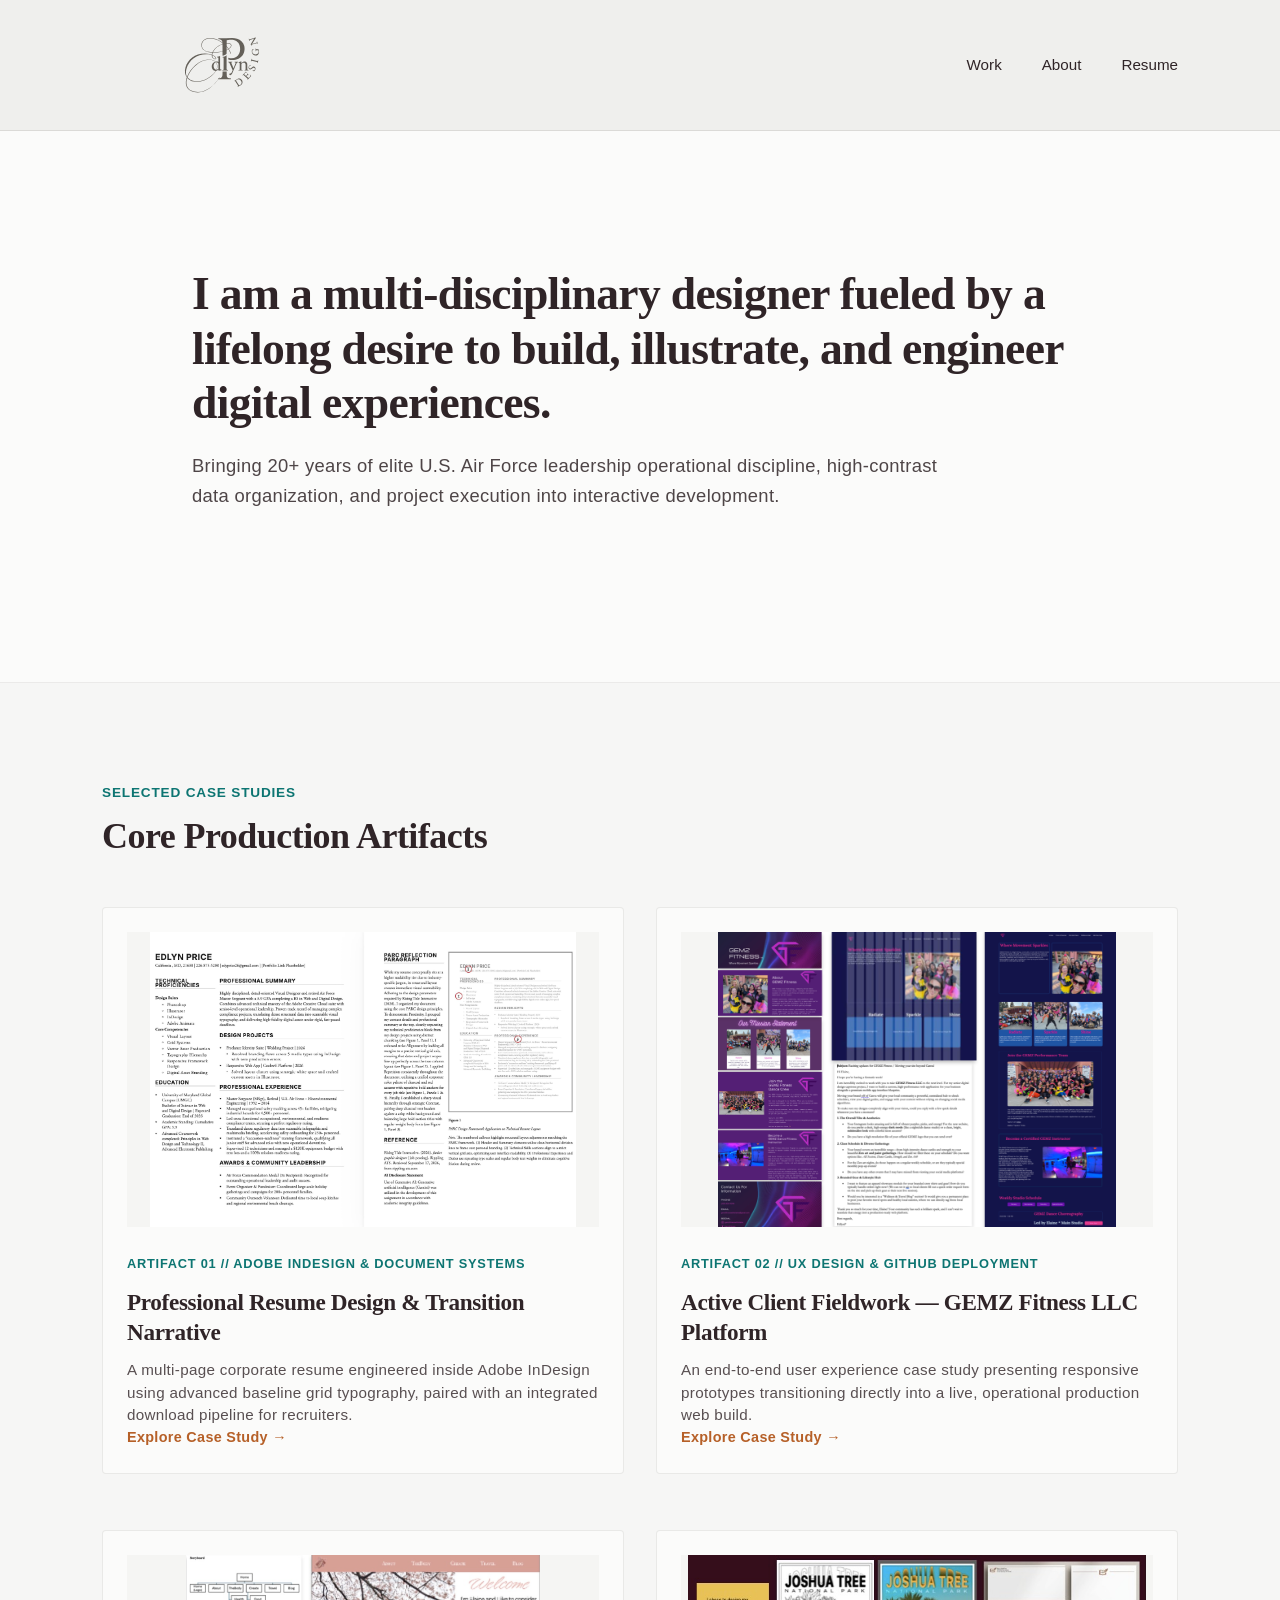
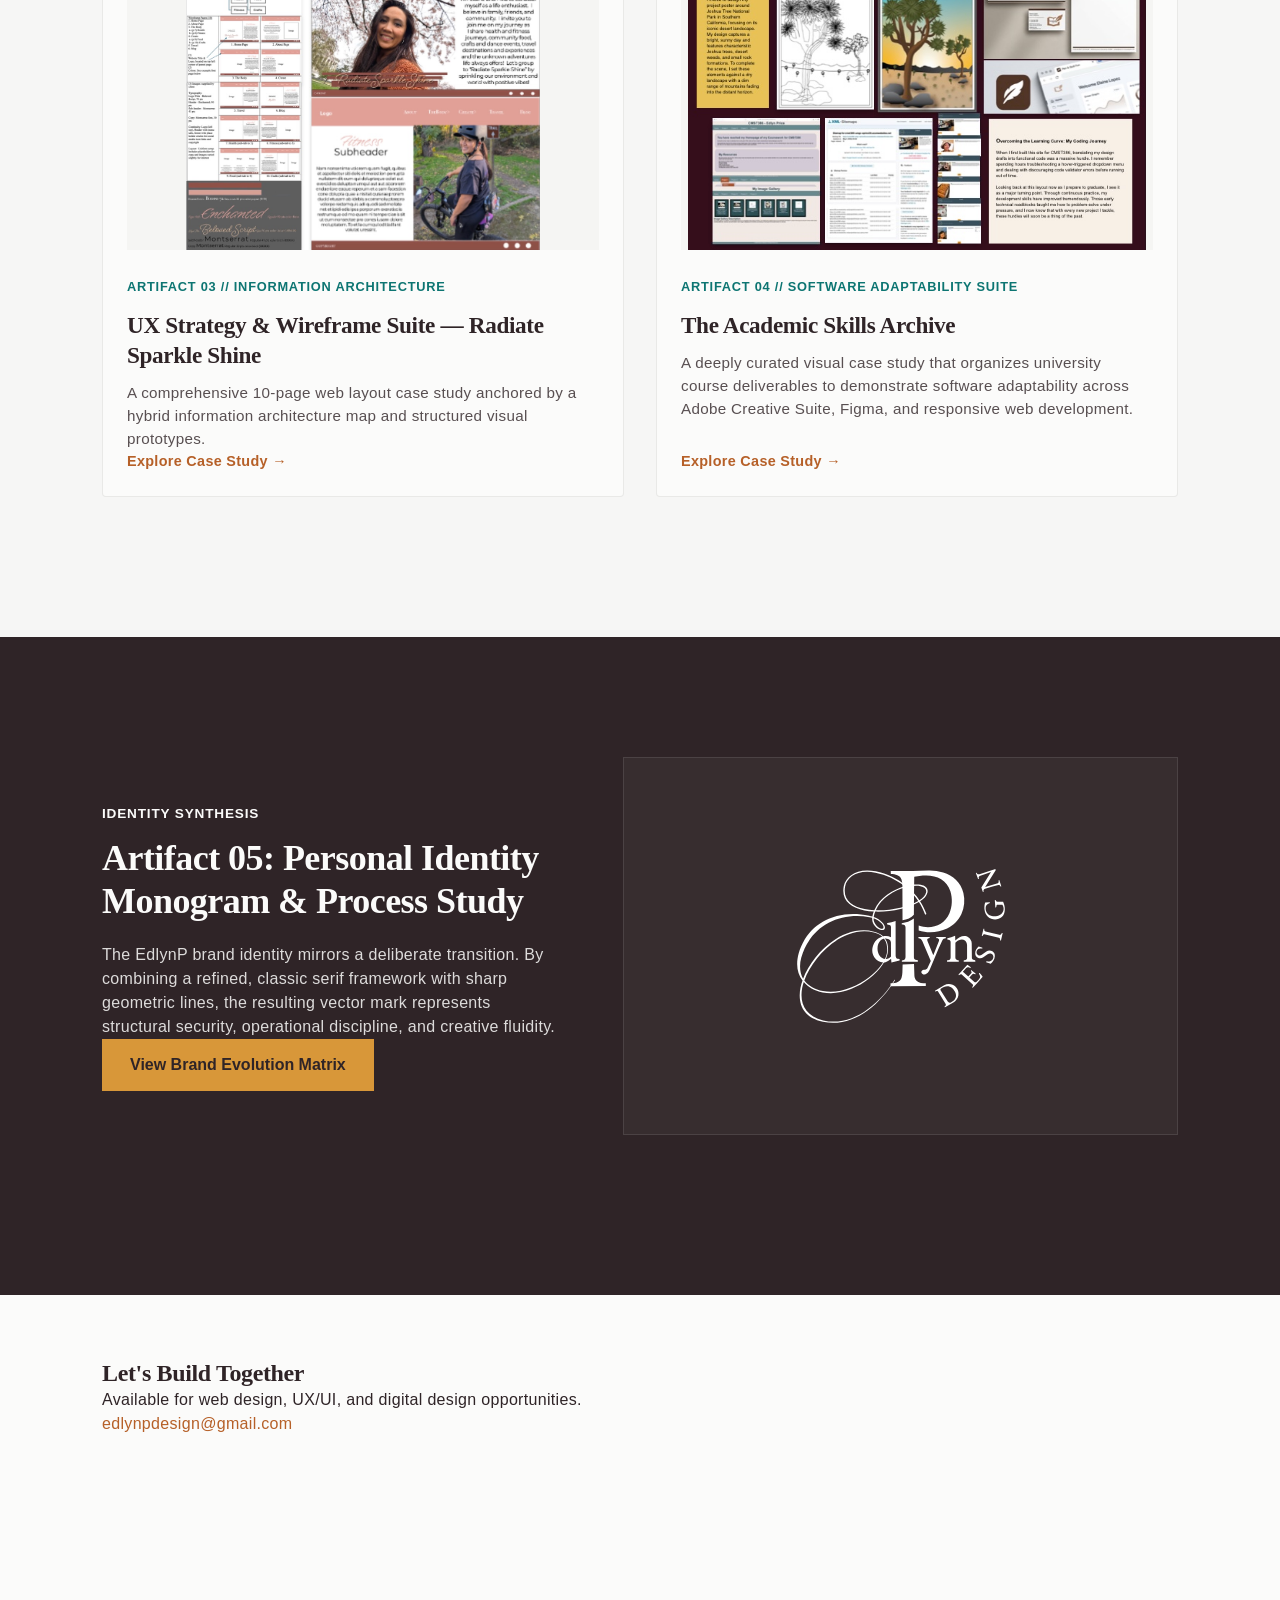
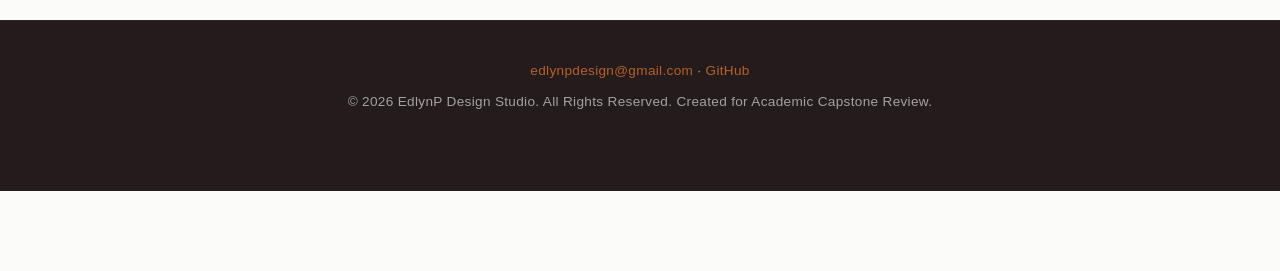
<file: index.html>
<!DOCTYPE html>
<html lang="en">

<head>
    <meta charset="UTF-8">
    <meta name="viewport" content="width=device-width, initial-scale=1.0">
    <title>EdlynP Design Studio | ePortfolio Capstone</title>
    <!-- Link to global design system styles -->
    <link rel="stylesheet" href="css/styles.css">
    <!-- Browser Tab Custom Branding Favicons System Links -->
    <link rel="icon" type="image/png" sizes="32x32" href="assets/favicon-dark.png"
        media="(prefers-color-scheme: light)">
    <link rel="icon" type="image/png" sizes="32x32" href="assets/favicon-light.png"
        media="(prefers-color-scheme: dark)">

</head>

<body>

    <!-- Global Header Navigation Block -->
    <header class="global-header">
        <div class="header-wrapper">

            <a href="index.html" class="brand-logo" aria-label="EdlynP Design Studio Home">
                <!-- Verify the path points precisely to your assets folder file -->
                <img src="assets/logo-primary.svg" alt="EdlynP Design Logo" class="nav-logo">
            </a>

            <nav class="main-nav" aria-label="Primary Navigation">
                <ul class="nav-list">
                    <li><a href="index.html" class="nav-link">Work</a></li>
                    <li><a href="about.html" class="nav-link">About</a></li>
                    <li><a href="resume.html" class="nav-link active">Resume</a></li>
                </ul>
            </nav>

        </div>
    </header>



    <!-- Hero / Introduction Zone -->
    <main>
        <section class="hero-section" aria-labelledby="hero-title">
            <div class="container hero-content">
                <!-- Sole H1 tag on the page to lock down correct structural outline hierarchy -->
                <h1 id="hero-title" class="display-title">
                    I am a multi-disciplinary designer fueled by a lifelong desire to build, illustrate, and engineer
                    digital experiences.
                </h1>
                <p class="hero-subtitle">
                    Bringing 20+ years of elite U.S. Air Force leadership operational discipline, high-contrast data
                    organization, and project execution into interactive development.
                </p>
            </div>
        </section>

        <!-- Curated Portfolio Items Section Grid -->
        <section id="work" class="portfolio-section" aria-labelledby="portfolio-heading">
            <div class="container">
                <span class="label">Selected Case Studies</span>
                <h2 id="portfolio-heading" class="section-title">Core Production Artifacts</h2>

                <!-- Grid layout container tracking 4 strictly curated case studies -->
                <div class="portfolio-grid">

                    <!-- ARTIFACT 1: Document Design & Desktop Publishing — Revised for InDesign -->
                    <article class="portfolio-card">
                        <div class="card-image-holder">
                            <img src="assets/project-resume-preview.jpg"
                                alt="Technical resume document layout displaying clean application of structural PARC design principles">
                        </div>
                        <div class="card-meta">
                            <span class="meta-text">Artifact 01 // Adobe InDesign &amp; Document Systems</span>
                        </div>
                        <h3 class="card-title">Professional Resume Design &amp; Transition Narrative</h3>
                        <p class="card-excerpt">A multi-page corporate resume engineered inside Adobe InDesign using
                            advanced baseline grid typography, paired with an integrated download pipeline for
                            recruiters.</p>
                        <a href="resume.html" class="card-link" aria-label="View Technical Resume Case Study">Explore
                            Case Study &rarr;</a>
                    </article>


                    <!-- ARTIFACT 2: Active Client Fieldwork — GEMZ Fitness LLC Platform -->
                    <article class="portfolio-card">
                        <div class="card-image-holder">
                            <img src="assets/project-gemz-preview.png"
                                alt="Figma responsive user interface prototypes transitioning directly into a operational web layout for GEMZ Fitness">
                        </div>
                        <div class="card-meta">
                            <span class="meta-text">Artifact 02 // UX Design &amp; GitHub Deployment</span>
                        </div>
                        <h3 class="card-title">Active Client Fieldwork — GEMZ Fitness LLC Platform</h3>
                        <p class="card-excerpt">An end-to-end user experience case study presenting responsive
                            prototypes transitioning directly into a live, operational production web build.</p>
                        <a href="gemz-fitness.html" class="card-link" aria-label="View GEMZ Fitness Case Study">Explore
                            Case Study &rarr;</a>
                    </article>

                    <!-- ARTIFACT 3: Client UX Strategy & Wireframe Suite — Radiate Sparkle Shine Platform -->
                    <article class="portfolio-card">
                        <div class="card-image-holder">
                            <img src="assets/project-radiate-preview.jpg"
                                alt="Hybrid website storyboard showing multi-page navigation architecture and template structures">
                        </div>
                        <div class="card-meta">
                            <span class="meta-text">Artifact 03 // Information Architecture</span>
                        </div>
                        <h3 class="card-title">UX Strategy &amp; Wireframe Suite — Radiate Sparkle Shine</h3>
                        <p class="card-excerpt">A comprehensive 10-page web layout case study anchored by a hybrid
                            information architecture map and structured visual prototypes.</p>
                        <a href="radiate-strategy.html" class="card-link"
                            aria-label="View Radiate Sparkle Shine Case Study">Explore Case Study &rarr;</a>
                    </article>

                    <!-- ARTIFACT 4: Academic Skills Archive Matrix -->
                    <article class="portfolio-card">
                        <div class="card-image-holder">
                            <img src="assets/project-archive-preview.jpg"
                                alt="Asymmetric layout grids showcasing Adobe Illustrator vector paths, CookwE framework validation, and InDesign layouts">
                        </div>
                        <div class="card-meta">
                            <span class="meta-text">Artifact 04 // Software Adaptability Suite</span>
                        </div>
                        <h3 class="card-title">The Academic Skills Archive</h3>
                        <p class="card-excerpt">A deeply curated visual case study that organizes university course
                            deliverables to demonstrate software adaptability across Adobe Creative Suite, Figma, and
                            responsive web development.</p>
                        <a href="skills-archive.html" class="card-link"
                            aria-label="View Academic Skills Archive">Explore Case Study &rarr;</a>
                    </article>

                </div>
            </div>
        </section>


        <section id="about" class="about-brand-section" aria-labelledby="about-heading">
            <div class="container brand-narrative-block">
                <div class="narrative-text">
                    <span class="label">Identity Synthesis</span>
                    <h2 id="about-heading">Artifact 05: Personal Identity Monogram &amp; Process Study</h2>
                    <p>
                        The EdlynP brand identity mirrors a deliberate transition. By combining a refined, classic serif
                        framework with sharp geometric lines, the resulting vector mark represents structural security,
                        operational discipline, and creative fluidity.
                    </p>
                    <a href="monogram-process.html" class="cta-link-button">View Brand Evolution Matrix</a>
                </div>
                <div class="narrative-visual">
                    <!-- Scalable Lossless SVG format implementation -->
                    <img src="assets/logo-primary.svg"
                        alt="Monotone Slate Grey Interlocking E and P Monogram Signature Mark">
                </div>
            </div>
        </section>

        <section id="contact" class="contact-cta" style="padding: 4rem 0;">
            <div class="container">
                <h2>Let's Build Together</h2>
                <p>Available for web design, UX/UI, and digital design opportunities.</p>
                <p>
                    <a href="mailto:edlynpdesign@gmail.com">edlynpdesign@gmail.com</a>
                </p>
            </div>
        </section>
    </main>

    <!-- Global Footer Branding Strip -->
    <footer class="global-footer">
        <div class="container footer-wrapper">
            <p class="footer-copy">
                <a href="mailto:edlynpdesign@gmail.com">edlynpdesign@gmail.com</a> &middot;

                <a href="https://github.com" target="_blank" rel="noopener noreferrer">GitHub</a>
            </p>
            <p class="footer-copy">&copy; 2026 EdlynP Design Studio. All Rights Reserved. Created for Academic Capstone
                Review.</p>
        </div>
    </footer>


</body>

</html>
</file>
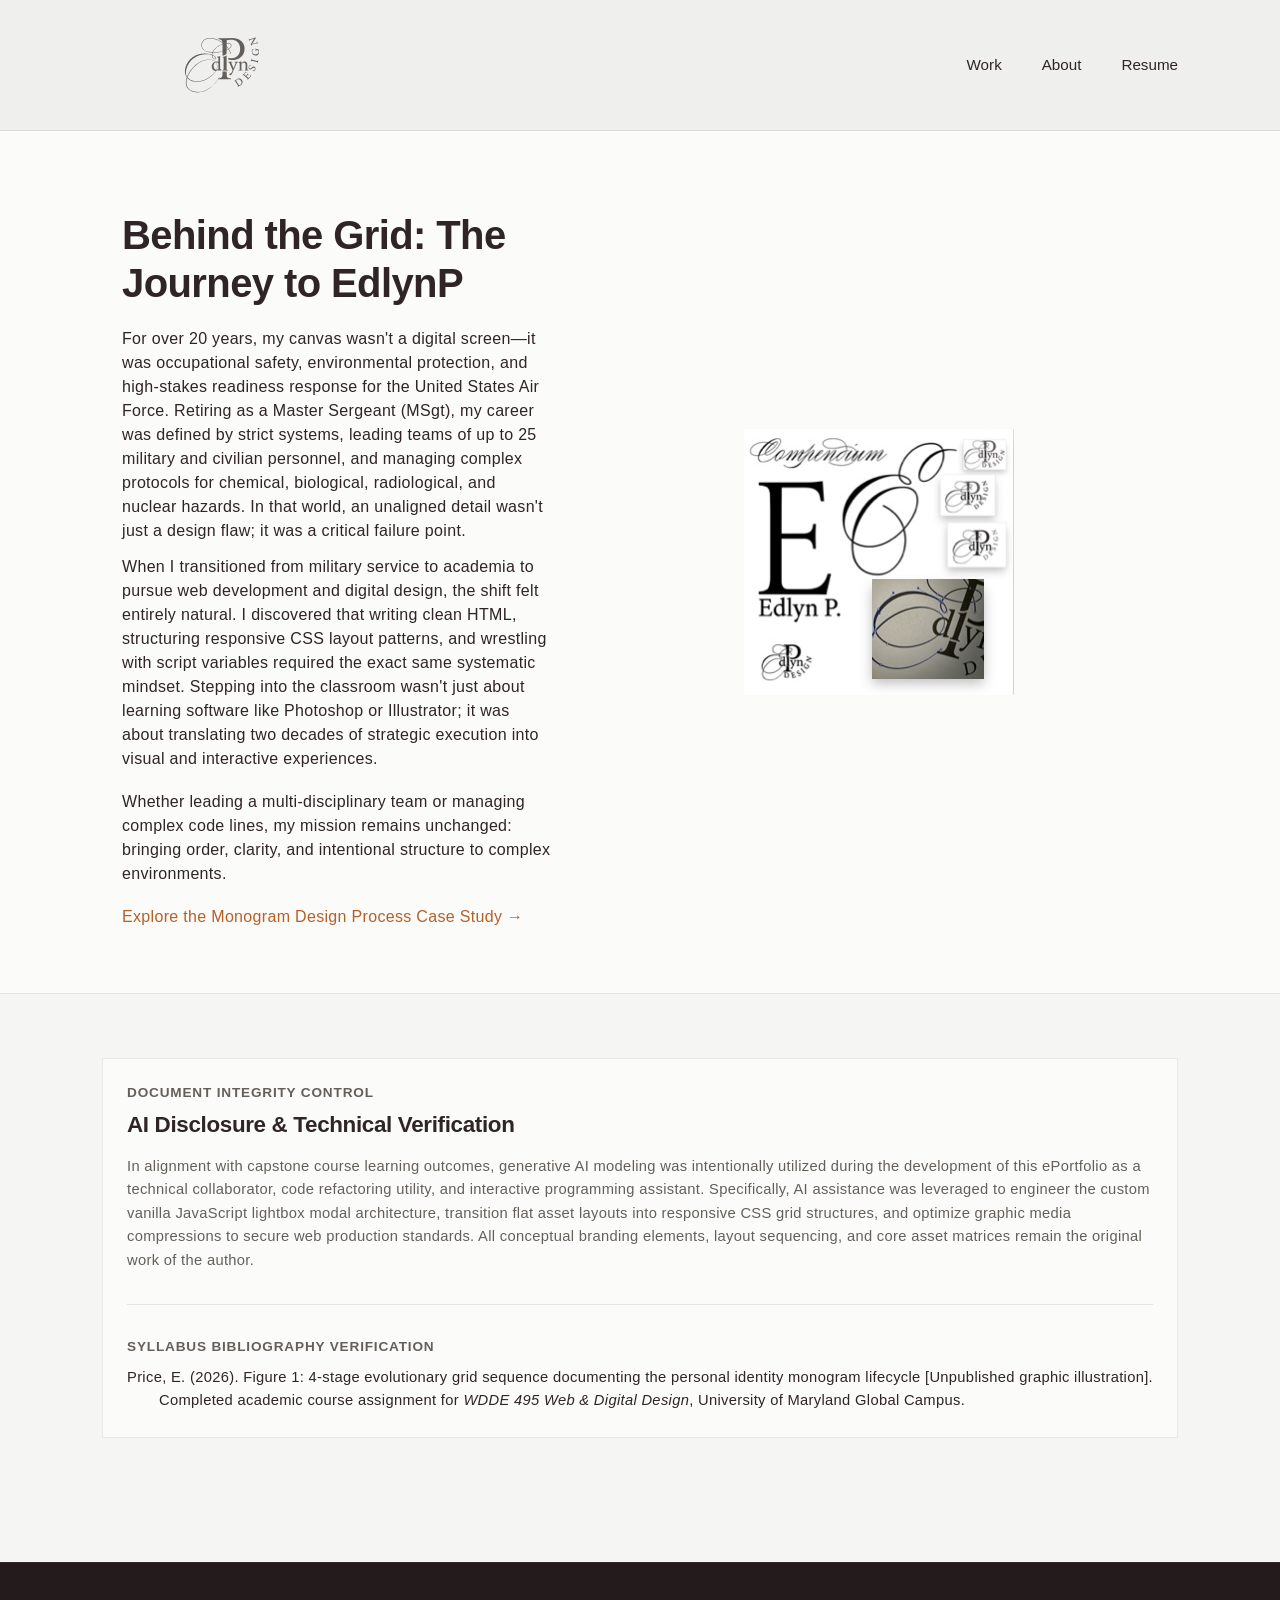
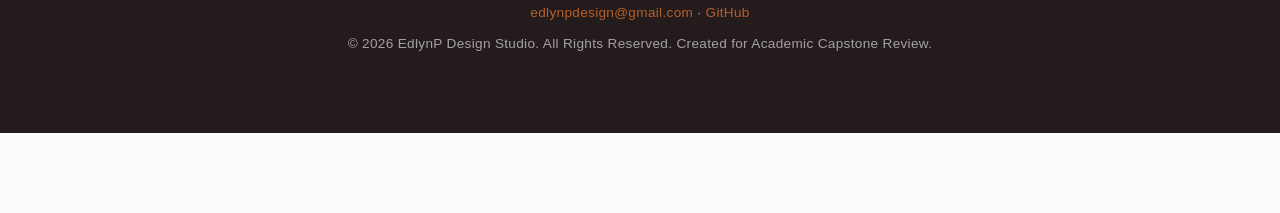
<file: about.html>
<!DOCTYPE html>
<html lang="en">

<head>
    <meta charset="UTF-8">
    <meta name="viewport" content="width=device-width, initial-scale=1.0">
    <title>EdlynP Design Studio | ePortfolio Capstone</title>
    <!-- Link to global design system styles -->
    <link rel="stylesheet" href="css/styles.css">
    <!-- Browser Tab Custom Branding Favicons System Links -->
    <link rel="icon" type="image/png" sizes="32x32" href="assets/favicon-dark.png"
        media="(prefers-color-scheme: light)">
    <link rel="icon" type="image/png" sizes="32x32" href="assets/favicon-light.png"
        media="(prefers-color-scheme: dark)">

</head>

<body>

    <!-- Global Header Navigation Block -->
    <header class="global-header">
        <div class="header-wrapper">

            <a href="index.html" class="brand-logo" aria-label="EdlynP Design Studio Home">
                <!-- Verify the path points precisely to your assets folder file -->
                <img src="assets/logo-primary.svg" alt="EdlynP Design Logo" class="nav-logo">
            </a>

            <nav class="main-nav" aria-label="Primary Navigation">
                <ul class="nav-list">
                    <li><a href="index.html" class="nav-link">Work</a></li>
                    <li><a href="about.html" class="nav-link">About</a></li>
                    <li><a href="resume.html" class="nav-link active">Resume</a></li>
                </ul>
            </nav>
        </div>
    </header>

    <main class="about-grid-layout">

        <section class="about-visual-pane">

            <img src="assets/monogram-stage3-vector.jpg" alt="EdlynP Design Studio Monogram Identity Mark">

        </section>

        <!-- Right Column: Your Professional Narrative -->
        <section class="about-narrative-pane">
            <h1>Behind the Grid: The Journey to EdlynP</h1>

            <p>For over 20 years, my canvas wasn't a digital screen—it was occupational safety, environmental
                protection,
                and high-stakes readiness response for the United States Air Force. Retiring as a Master Sergeant
                (MSgt), my career was defined by strict systems, leading teams of up to 25 military and civilian
                personnel, and managing complex protocols for chemical, biological, radiological, and nuclear hazards.
                In that world, an unaligned detail wasn't just a design flaw; it was a critical failure point.</p>

            <p>When I transitioned from military service to academia to pursue web development and digital design, the
                shift felt entirely natural. I discovered that writing clean HTML, structuring responsive CSS layout
                patterns, and wrestling with script variables required the exact same systematic mindset. Stepping into
                the classroom wasn't just about learning software like Photoshop or Illustrator; it was about
                translating two decades of strategic execution into visual and interactive experiences.</p>

            <p>Whether leading a multi-disciplinary team or managing complex code lines, my mission remains unchanged:
                bringing order, clarity, and intentional structure to complex environments.</p>

            <!-- The Funnel: Guide interested recruiters directly to the case study -->
            <div class="about-funnel-cta">
                <a href="monogram-process.html" class="portfolio-cta-btn">
                    Explore the Monogram Design Process Case Study &rarr;
                </a>
            </div>
        </section>

    </main>

    <!-- Unified Academic Verification Canvas Layout -->
    <section class="syllabus-references-section">
        <div class="container">
            <div class="references-box">

                <!-- Part A: The Clean AI Compliance Statement Component -->
                <span class="label"
                    style="display: block; margin-bottom: 8px; color: var(--color-logo-primary);">Document Integrity
                    Control</span>
                <h2 style="margin-top: 0; margin-bottom: 16px; font-family: var(--font-body); font-size: 1.4rem;">AI
                    Disclosure &amp; Technical Verification</h2>

                <p class="apa-reference-style"
                    style="text-indent: 0; padding-left: 0; margin-bottom: 2rem; color: var(--color-logo-primary);">
                    In alignment with capstone course learning outcomes, generative AI modeling was intentionally
                    utilized during the development of this ePortfolio as a technical collaborator, code refactoring
                    utility, and interactive programming assistant. Specifically, AI assistance was leveraged to
                    engineer the custom vanilla JavaScript lightbox modal architecture, transition flat asset layouts
                    into responsive CSS grid structures, and optimize graphic media compressions to secure web
                    production standards. All conceptual branding elements, layout sequencing, and core asset matrices
                    remain the original work of the author.
                </p>

                <hr style="border: 0; border-top: 1px solid rgba(100, 96, 89, 0.15); margin-bottom: 2rem;">

                <!-- Part B: Your Unified Figure Citation Component -->
                <span class="label"
                    style="display: block; margin-bottom: 8px; color: var(--color-logo-primary);">Syllabus Bibliography
                    Verification</span>
                <p class="apa-reference-style">
                    Price, E. (2026). Figure 1: 4-stage evolutionary grid sequence documenting the personal identity
                    monogram lifecycle [Unpublished graphic illustration]. Completed academic course assignment for
                    <em>WDDE 495 Web &amp; Digital Design</em>, University of Maryland Global Campus.
                </p>

            </div>
        </div>
    </section>


        <!-- Global Footer Branding Strip -->
<footer id="contact" class="global-footer">
  <div class="container footer-wrapper">
    <p class="footer-copy">
      <a href="mailto:your.email@example.com">edlynpdesign@gmail.com</a> &middot; 
      <a href="https://github.com" target="_blank" rel="noopener noreferrer">GitHub</a>
    </p>
    <p class="footer-copy">&copy; 2026 EdlynP Design Studio. All Rights Reserved. Created for Academic Capstone Review.</p>
  </div>
</footer>

</body>

</html>
</file>
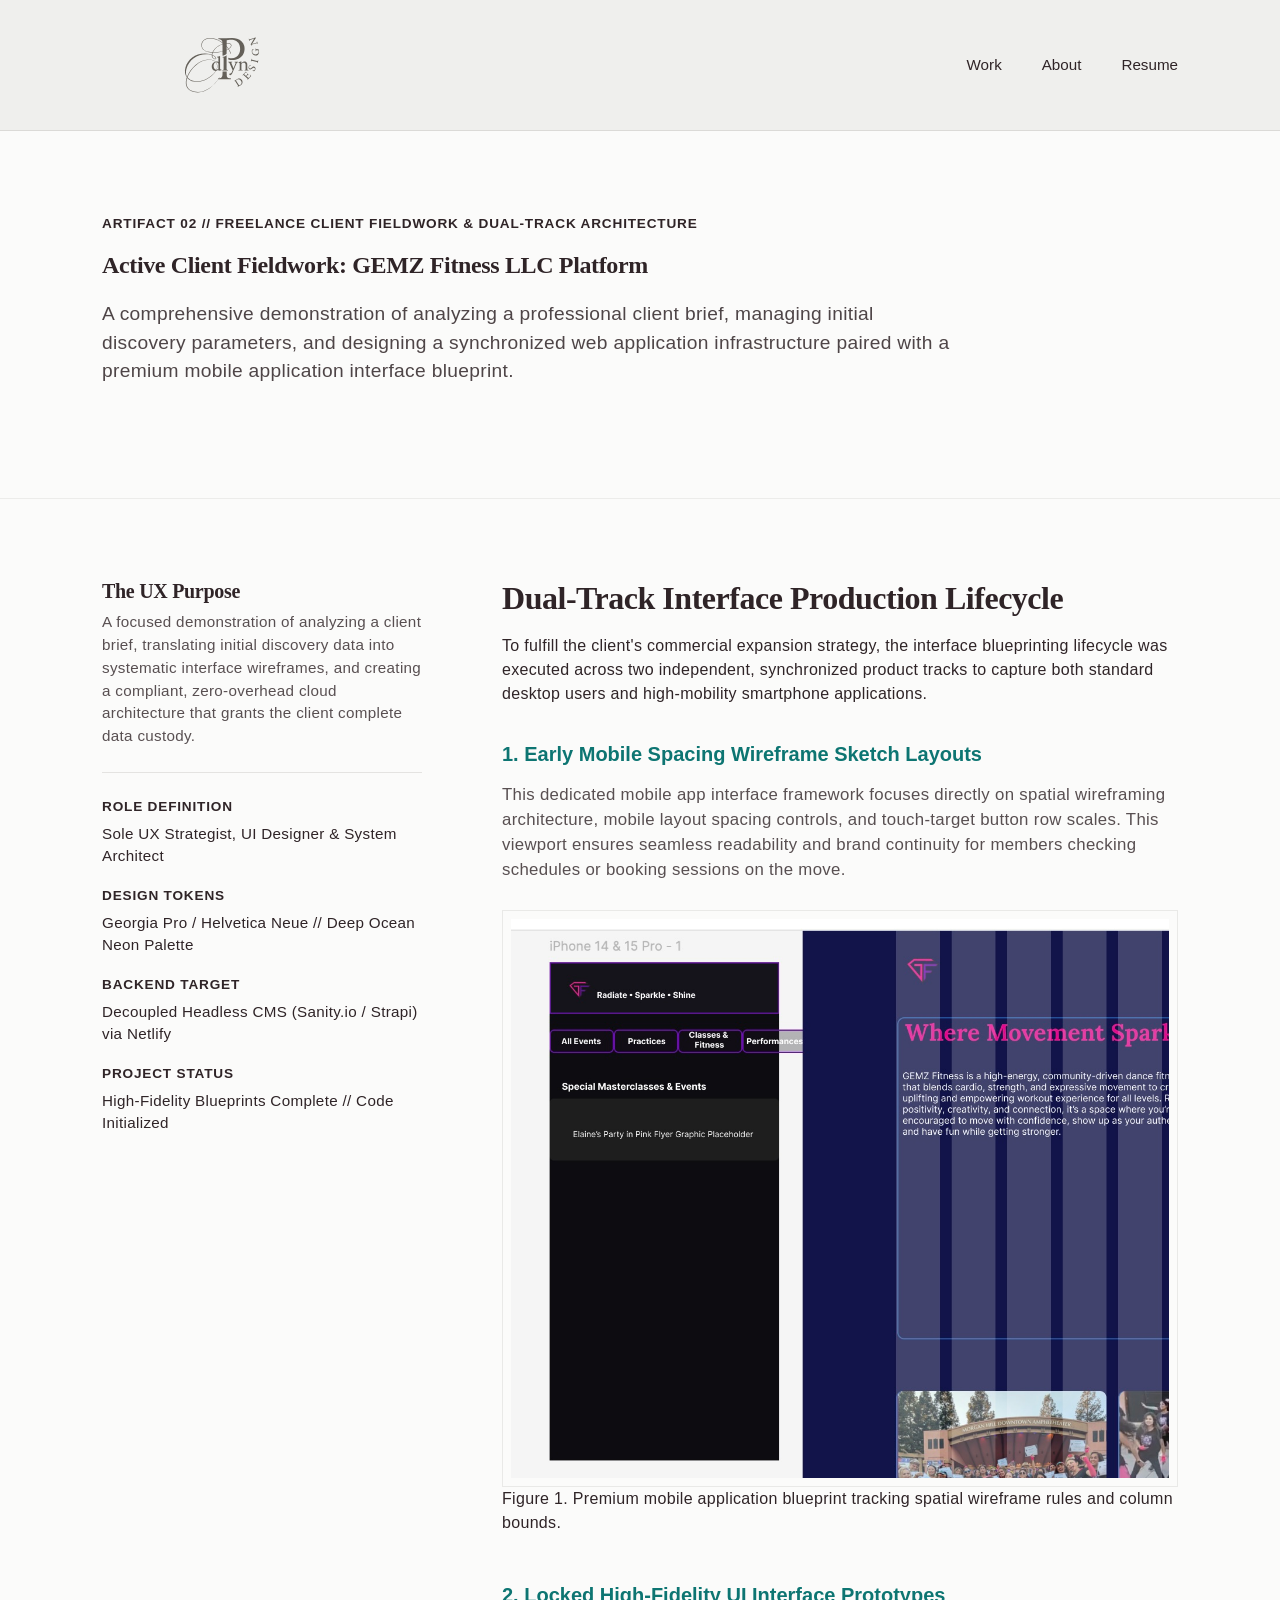
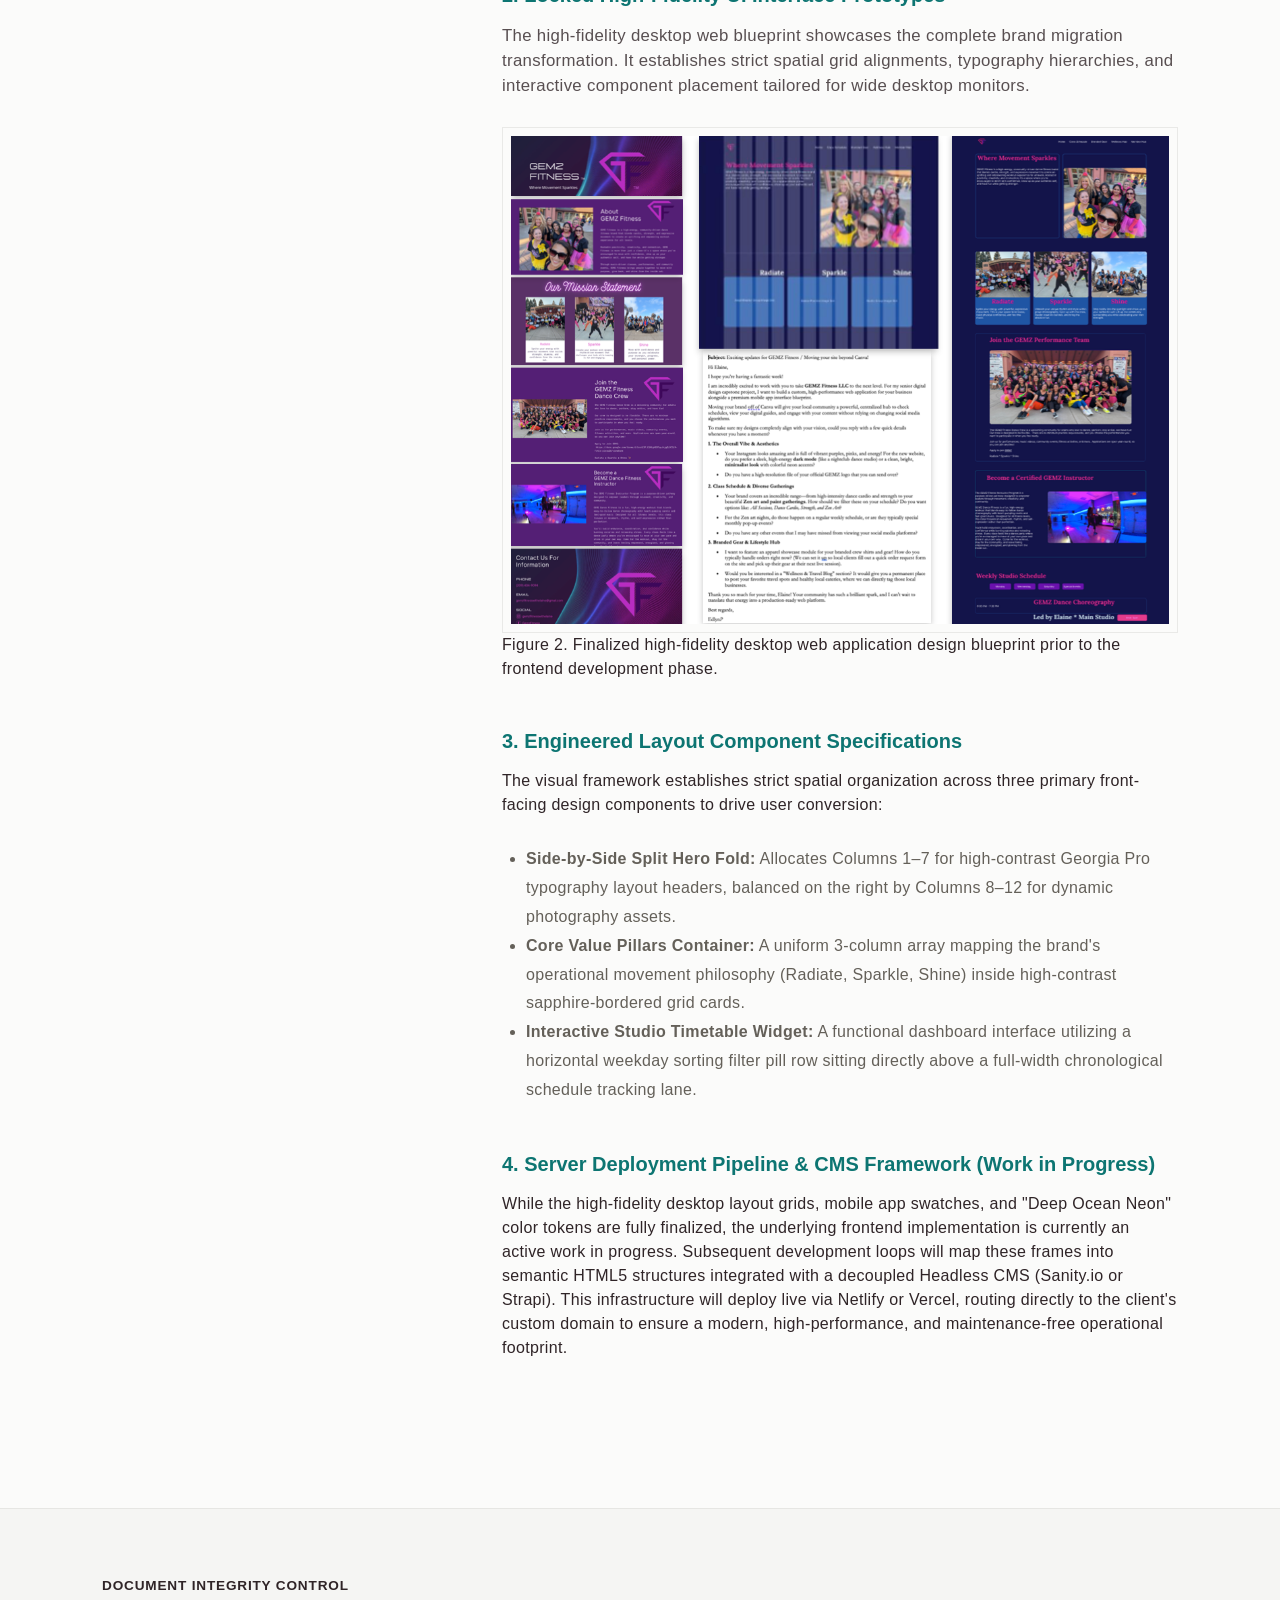
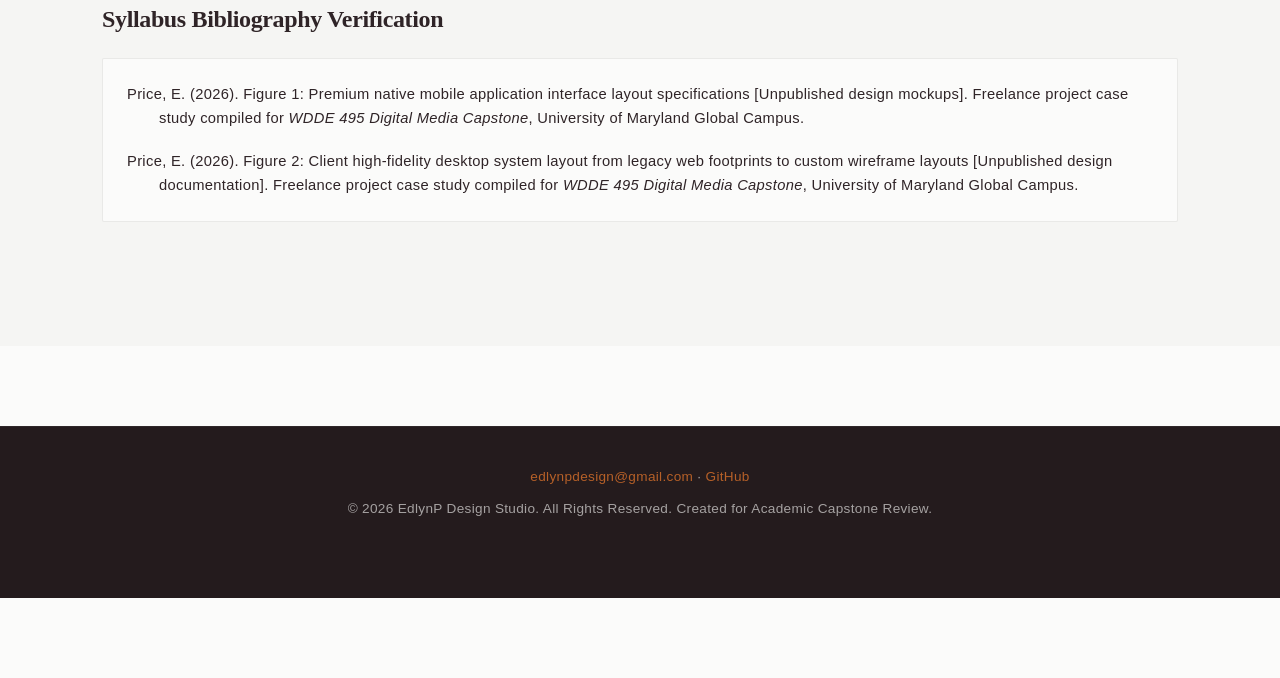
<file: gemz-fitness.html>
<!DOCTYPE html>
<html lang="en">

<head>
    <meta charset="UTF-8">
    <meta name="viewport" content="width=device-width, initial-scale=1.0">
    <title>Artifact 02: GEMZ Fitness LLC | EdlynP Design Studio</title>
    <link rel="stylesheet" href="css/styles.css">
    <!-- Browser Tab Custom Branding Favicons System Links -->
    <link rel="icon" type="image/png" sizes="32x32" href="assets/favicon-dark.png"
        media="(prefers-color-scheme: light)">
    <link rel="icon" type="image/png" sizes="32x32" href="assets/favicon-light.png"
        media="(prefers-color-scheme: dark)">
</head>

<body class="light-theme">

    <!-- Global Header Navigation Block -->
    <header class="global-header">
        <div class="header-wrapper">

            <a href="index.html" class="brand-logo" aria-label="EdlynP Design Studio Home">
                <!-- Verify the path points precisely to your assets folder file -->
                <img src="assets/logo-primary.svg" alt="EdlynP Design Logo" class="nav-logo">
            </a>

            <nav class="main-nav" aria-label="Primary Navigation">
                <ul class="nav-list">
                    <li><a href="index.html" class="nav-link">Work</a></li>
                    <li><a href="about.html" class="nav-link">About</a></li>
                    <li><a href="resume.html" class="nav-link active">Resume</a></li>
                </ul>
            </nav>

        </div>
    </header>


    <main class="case-study-layout">
        <!-- Sub-page Header Context Block -->
        <section class="case-study-hero">
            <div class="container">
                <span class="label">Artifact 02 // Freelance Client Fieldwork &amp; Dual-Track Architecture</span>
                <h1 class="display-title">Active Client Fieldwork: GEMZ Fitness LLC Platform</h1>
                <p class="case-study-intro-text">
                    A comprehensive demonstration of analyzing a professional client brief, managing initial discovery
                    parameters, and designing a synchronized web application infrastructure paired with a premium mobile
                    application interface blueprint.
                </p>
            </div>
        </section>

        <!-- Main Case Study Content Grid -->
        <section class="case-study-content">
            <div class="container content-wrapper-split">

                <!-- Left Sidebar Column: Strategic Purpose & Meta Parameters -->
                <aside class="sidebar-narrative">
                    <div class="narrative-sticky-box">
                        <h3>The UX Purpose</h3>
                        <p>
                            A focused demonstration of analyzing a client brief, translating initial discovery data into
                            systematic interface wireframes, and creating a compliant, zero-overhead cloud architecture
                            that grants the client complete data custody.
                        </p>

                        <div class="project-metadata-list">
                            <div class="meta-item">
                                <span class="label">Role Definition</span>
                                <p>Sole UX Strategist, UI Designer &amp; System Architect</p>
                            </div>
                            <div class="meta-item">
                                <span class="label">Design Tokens</span>
                                <p>Georgia Pro / Helvetica Neue // Deep Ocean Neon Palette</p>
                            </div>
                            <div class="meta-item">
                                <span class="label">Backend Target</span>
                                <p>Decoupled Headless CMS (Sanity.io / Strapi) via Netlify</p>
                            </div>
                            <div class="meta-item">
                                <span class="label">Project Status</span>
                                <p>High-Fidelity Blueprints Complete // Code Initialized</p>
                            </div>
                        </div>
                    </div>
                </aside>

                <!-- Right Stream Column: Dual-Track Visual Assets & Narrative Timeline -->
                <div class="main-body-stream">
                    <h2>Dual-Track Interface Production Lifecycle</h2>
                    <!-- Changed class to lifecycle-intro -->
                    <p class="lifecycle-intro">
                        To fulfill the client's commercial expansion strategy, the interface blueprinting lifecycle was
                        executed across two independent, synchronized product tracks to capture both standard desktop
                        users and high-mobility smartphone applications.
                    </p>


                    <!-- TRACK 1: THE MOBILE APP WIREFRAME VIEWPORT -->
                    <section class="stream-section">
                        <h3>1. Early Mobile Spacing Wireframe Sketch Layouts</h3>
                        <p class="section-context">
                            This dedicated mobile app interface framework focuses directly on spatial wireframing
                            architecture, mobile layout spacing controls, and touch-target button row scales. This
                            viewport ensures seamless readability and brand continuity for members checking schedules or
                            booking sessions on the move.
                        </p>

                        <!-- MOVED INSIDE THE SECTION BLOCK HERE -->
                        <figure class="document-page-card">
                            <div class="page-image-holder-widescreen">
                                <!-- Pulls your mobile spacing image file -->
                                <img src="assets/gemz-wireframe-sketch.jpg"
                                    alt="GEMZ Fitness early mobile spacing wireframe sketch layouts detailing viewport container bounds.">
                            </div>
                            <figcaption>Figure 1. Premium mobile application blueprint tracking spatial wireframe rules
                                and column bounds.</figcaption>
                        </figure>
                    </section>

                    <!-- TRACK 2: THE DESKTOP WEB MOCKUP VIEWPORT -->
                    <section class="stream-section">
                        <h3>2. Locked High-Fidelity UI Interface Prototypes</h3>
                        <!-- Cleared conflicting style="margin-bottom: 16px;" override -->
                        <p class="section-context">
                            The high-fidelity desktop web blueprint showcases the complete brand migration
                            transformation. It establishes strict spatial grid alignments, typography hierarchies, and
                            interactive component placement tailored for wide desktop monitors.
                        </p>

                        <!-- MOVED INSIDE THE SECTION BLOCK HERE -->
                        <figure class="document-page-card">
                            <div class="page-image-holder-widescreen">
                                <!-- Pulls your high-fidelity desktop web layout image file -->
                                <img src="assets/gemz-high-fidelity.jpg"
                                    alt="GEMZ Fitness locked high-fidelity UI interface prototypes showing deep purple desktop design.">
                            </div>
                            <figcaption>Figure 2. Finalized high-fidelity desktop web application design blueprint prior
                                to the frontend development phase.</figcaption>
                        </figure>
                    </section>


                    <!-- Section 3: Detailed UI Component Implementation -->
                    <section class="stream-section">
                        <h3>3. Engineered Layout Component Specifications</h3>
                        <p>
                            The visual framework establishes strict spatial organization across three primary
                            front-facing design components to drive user conversion:
                        </p>
                        <ul class="case-study-specs-list"
                            style="margin: 16px 0 0 24px; line-height: 1.8; color: var(--color-logo-primary);">
                            <li><strong>Side-by-Side Split Hero Fold:</strong> Allocates Columns 1–7 for high-contrast
                                Georgia Pro typography layout headers, balanced on the right by Columns 8–12 for dynamic
                                photography assets.</li>
                            <li><strong>Core Value Pillars Container:</strong> A uniform 3-column array mapping the
                                brand's operational movement philosophy (Radiate, Sparkle, Shine) inside high-contrast
                                sapphire-bordered grid cards.</li>
                            <li><strong>Interactive Studio Timetable Widget:</strong> A functional dashboard interface
                                utilizing a horizontal weekday sorting filter pill row sitting directly above a
                                full-width chronological schedule tracking lane.</li>
                        </ul>
                    </section>

                    <!-- Section 4: Server Deployment Pipeline WIP Definition -->
                    <section class="stream-section">
                        <h3>4. Server Deployment Pipeline &amp; CMS Framework (Work in Progress)</h3>
                        <p>
                            While the high-fidelity desktop layout grids, mobile app swatches, and "Deep Ocean Neon"
                            color
                            tokens are fully finalized, the underlying frontend implementation is currently an active
                            work
                            in progress. Subsequent development loops will map these frames into semantic HTML5
                            structures
                            integrated with a decoupled Headless CMS (Sanity.io or Strapi). This infrastructure will
                            deploy
                            live via Netlify or Vercel, routing directly to the client's custom domain to ensure a
                            modern,
                            high-performance, and maintenance-free operational footprint.
                        </p>
                    </section>

                </div>
            </div>
        </section>

        <!-- Academic Integrity Verification Footer Block -->
        <section class="syllabus-references-section">
            <div class="container">
                <span class="label">Document Integrity Control</span>
                <h2>Syllabus Bibliography Verification</h2>
                <div class="references-box">
                    <p class="apa-reference-style">
                        Price, E. (2026). Figure 1: Premium native mobile application interface layout specifications
                        [Unpublished design mockups]. Freelance project case study compiled for <em>WDDE 495 Digital
                            Media Capstone</em>, University of Maryland Global Campus.
                    </p>
                    <p class="apa-reference-style">
                        Price, E. (2026). Figure 2: Client high-fidelity desktop system layout from legacy web
                        footprints to custom wireframe layouts [Unpublished design documentation]. Freelance project
                        case study compiled for <em>WDDE 495 Digital Media Capstone</em>, University of Maryland Global
                        Campus.
                    </p>
                </div>
            </div>
        </section>
    </main>

   <!-- Global Footer Branding Strip -->
<footer id="contact" class="global-footer">
  <div class="container footer-wrapper">
    <p class="footer-copy">
      <a href="mailto:your.email@example.com">edlynpdesign@gmail.com</a> &middot; 
      <a href="https://github.com" target="_blank" rel="noopener noreferrer">GitHub</a>
    </p>
    <p class="footer-copy">&copy; 2026 EdlynP Design Studio. All Rights Reserved. Created for Academic Capstone Review.</p>
  </div>
</footer>


</body>

</html>
</file>
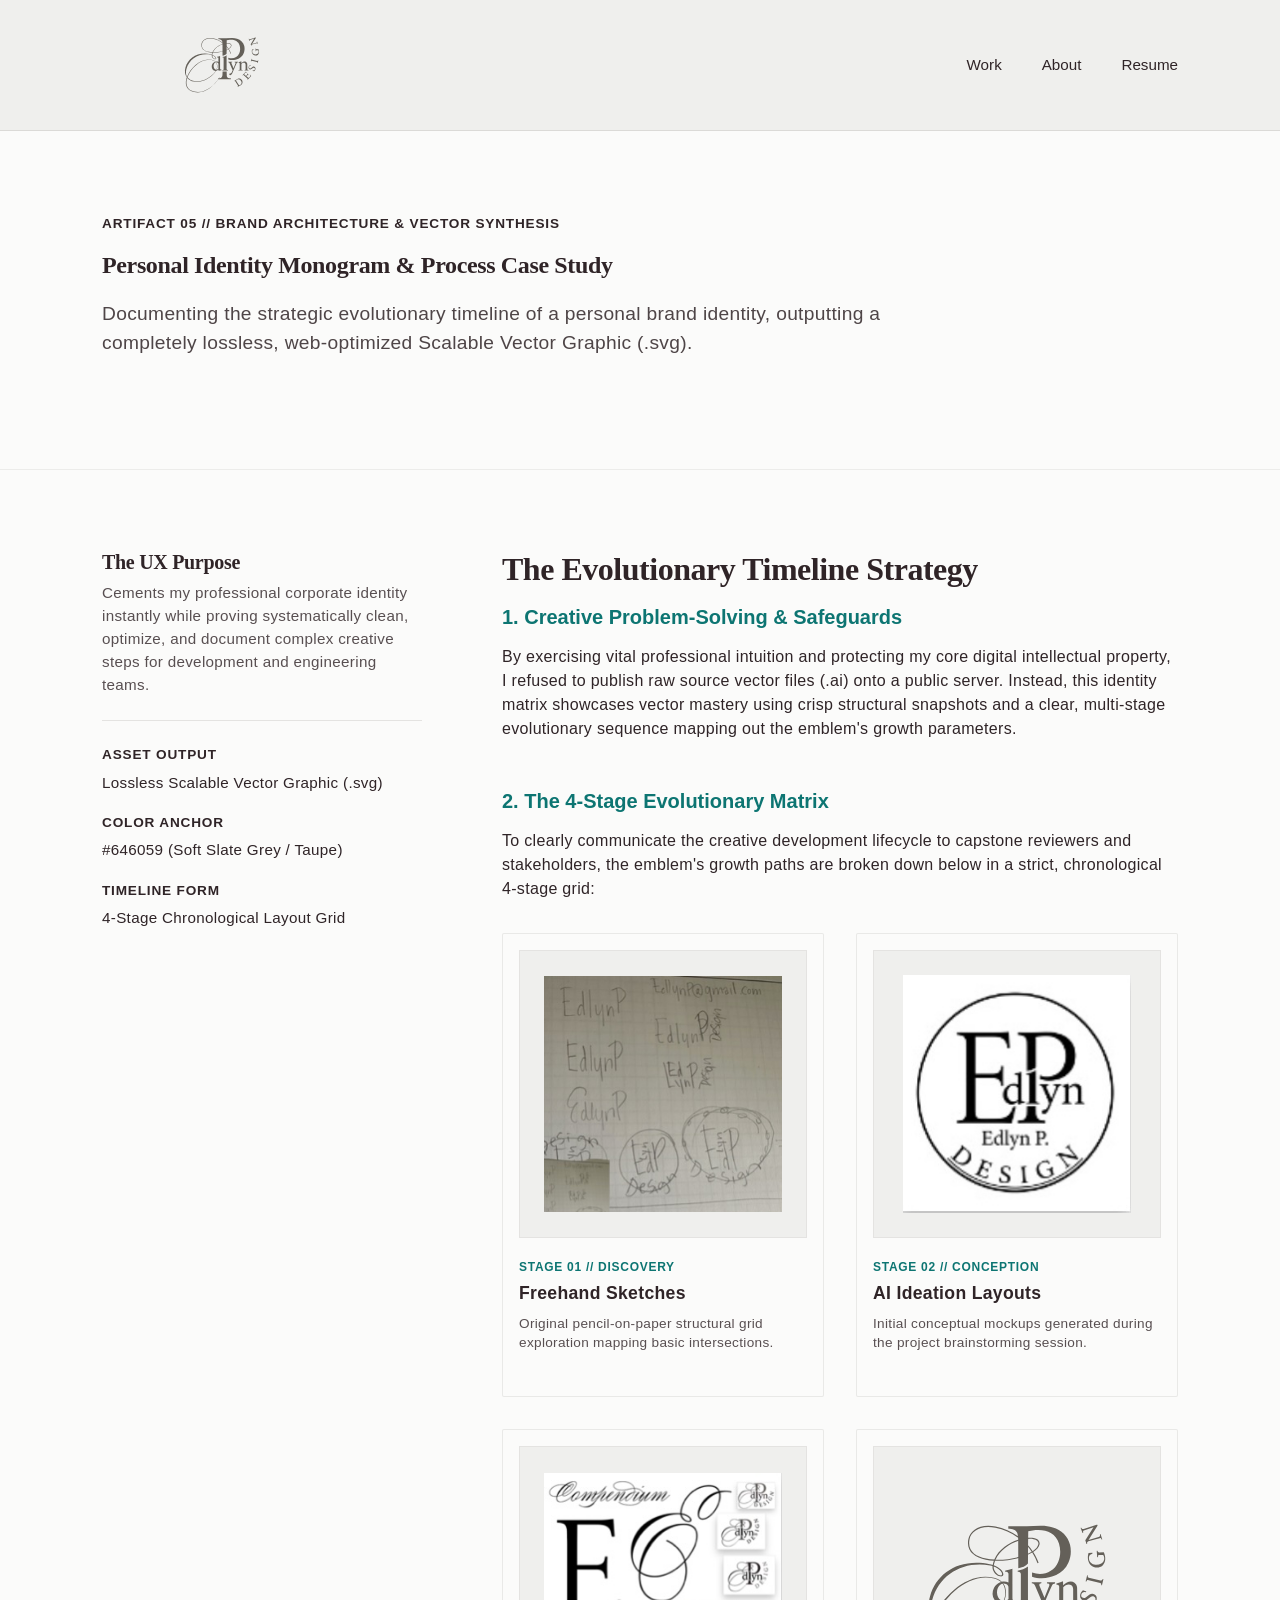
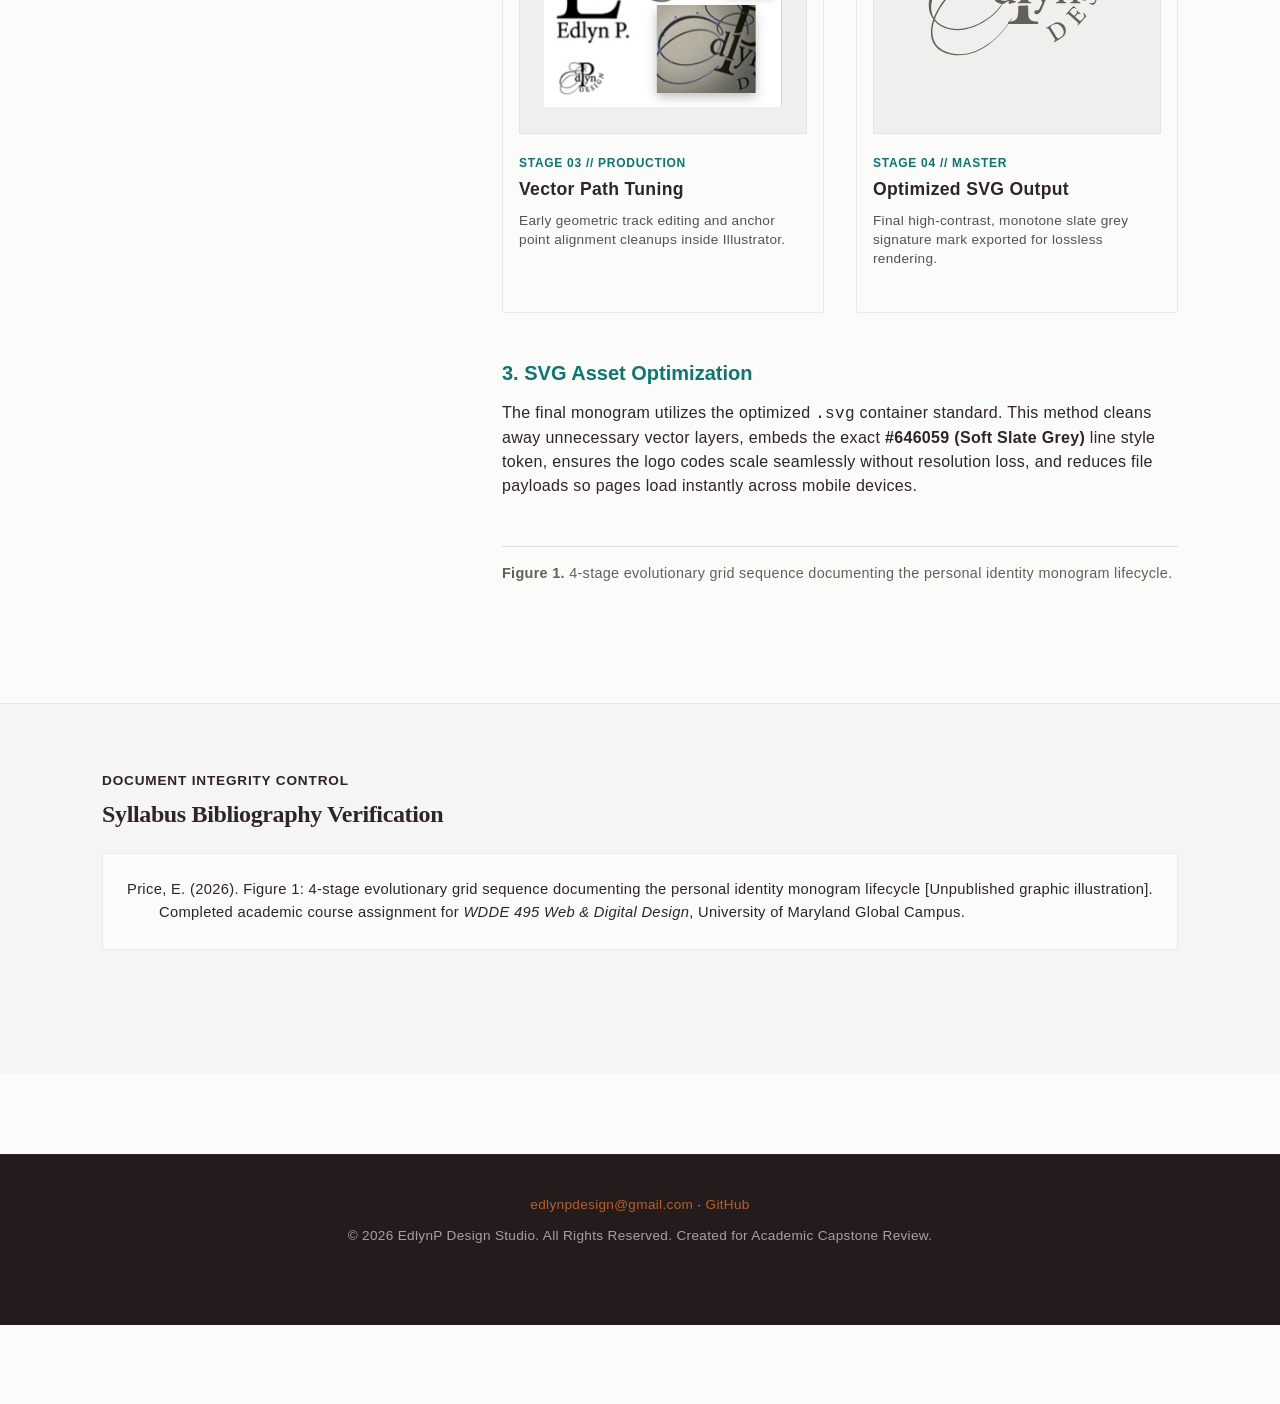
<file: monogram-process.html>
<!DOCTYPE html>
<html lang="en">

<head>
    <meta charset="UTF-8">
    <meta name="viewport" content="width=device-width, initial-scale=1.0">
    <title>Artifact 05: Personal Identity Monogram | EdlynP Design Studio</title>
    <link rel="stylesheet" href="css/styles.css">
    <!-- Browser Tab Custom Branding Favicons System Links -->
    <link rel="icon" type="image/png" sizes="32x32" href="assets/favicon-dark.png"
        media="(prefers-color-scheme: light)">
    <link rel="icon" type="image/png" sizes="32x32" href="assets/favicon-light.png"
        media="(prefers-color-scheme: dark)">

</head>

<body>

    <!-- Global Header Navigation Block -->
    <header class="global-header">
        <div class="header-wrapper">

            <a href="index.html" class="brand-logo" aria-label="EdlynP Design Studio Home">
                <!-- Verify the path points precisely to your assets folder file -->
                <img src="assets/logo-primary.svg" alt="EdlynP Design Logo" class="nav-logo">
            </a>

            <nav class="main-nav" aria-label="Primary Navigation">
                <ul class="nav-list">
                    <li><a href="index.html" class="nav-link">Work</a></li>
                    <li><a href="about.html" class="nav-link">About</a></li>
                    <li><a href="resume.html" class="nav-link active">Resume</a></li>
                </ul>
            </nav>

        </div>
    </header>


    <main class="case-study-layout">
        <!-- Sub-page Header Context Block -->
        <section class="case-study-hero">
            <div class="container">
                <span class="label">Artifact 05 // Brand Architecture &amp; Vector Synthesis</span>
                <h1 class="display-title">Personal Identity Monogram &amp; Process Case Study</h1>
                <p class="case-study-intro-text">
                    Documenting the strategic evolutionary timeline of a personal brand identity, outputting a
                    completely lossless, web-optimized Scalable Vector Graphic (.svg).
                </p>
            </div>
        </section>

        <!-- Main Artifact Production & Breakdown Panels -->
        <section class="case-study-content">
            <div class="container content-wrapper-split">

                <!-- Left Column: The Strategic Narrative & Context -->
                <aside class="sidebar-narrative">
                    <div class="narrative-sticky-box">
                        <h3>The UX Purpose</h3>
                        <p>
                            Cements my professional corporate identity instantly while proving systematically
                            clean, optimize, and document complex creative steps for development and engineering teams.
                        </p>

                        <div class="project-metadata-list">
                            <div class="meta-item">
                                <span class="label">Asset Output</span>
                                <p>Lossless Scalable Vector Graphic (.svg)</p>
                            </div>
                            <div class="meta-item">
                                <span class="label">Color Anchor</span>
                                <p>#646059 (Soft Slate Grey / Taupe)</p>
                            </div>
                            <div class="meta-item">
                                <span class="label">Timeline Form</span>
                                <p>4-Stage Chronological Layout Grid</p>
                            </div>
                        </div>
                    </div>
                </aside>

                <!-- Right Column: Case Study Execution Stream -->
                <div class="main-body-stream">
                    <h2>The Evolutionary Timeline Strategy</h2>

                    <section class="stream-section">
                        <h3>1. Creative Problem-Solving &amp; Safeguards</h3>
                        <p>
                            By exercising vital professional intuition and protecting my core digital intellectual
                            property, I refused to publish raw source vector files (.ai) onto a public server. Instead,
                            this identity matrix showcases vector mastery using crisp structural snapshots and a clear,
                            multi-stage evolutionary sequence mapping out the emblem's growth parameters.
                        </p>
                    </section>

                    <section class="stream-section">
                        <h3>2. The 4-Stage Evolutionary Matrix</h3>
                        <p>
                            To clearly communicate the creative development lifecycle to capstone reviewers and
                            stakeholders, the emblem's growth paths are broken down below in a strict, chronological
                            4-stage grid:
                        </p>

                        <!-- 4-Stage Process Grid Component -->
                        <div class="evolution-grid-four">

                            <!-- STAGE 1 CARD -->
                            <div class="evolution-card">
                                <div class="evolution-image-frame">
                                    <img src="assets/monogram-stage1-sketch.jpg"
                                        alt="Stage 1 Freehand Sketches showing original pencil on paper structural grid layout exploration">
                                </div>
                                <div class="evolution-meta">
                                    <span class="meta-text">Stage 01 // Discovery</span>
                                    <h4>Freehand Sketches</h4>
                                    <p>Original pencil-on-paper structural grid exploration mapping basic intersections.
                                    </p>
                                </div>
                            </div>

                            <!-- STAGE 2 CARD -->
                            <div class="evolution-card">
                                <div class="evolution-image-frame">
                                    <img src="assets/monogram-stage2-ai.jpg"
                                        alt="AI-assisted design ideation layouts from the brand brainstorming session">
                                </div>
                                <div class="evolution-meta">
                                    <span class="meta-text">Stage 02 // Conception</span>
                                    <h4>AI Ideation Layouts</h4>
                                    <p>Initial conceptual mockups generated during the project brainstorming session.
                                    </p>
                                </div>
                            </div>

                            <!-- STAGE 3 CARD -->
                            <div class="evolution-card">
                                <div class="evolution-image-frame">
                                    <img src="assets/monogram-stage3-vector.jpg"
                                        alt="Early vector layout geometric track and alignment edits inside Adobe Illustrator">
                                </div>
                                <div class="evolution-meta">
                                    <span class="meta-text">Stage 03 // Production</span>
                                    <h4>Vector Path Tuning</h4>
                                    <p>Early geometric track editing and anchor point alignment cleanups inside
                                        Illustrator.</p>
                                </div>
                            </div>

                            <!-- STAGE 4 CARD -->
                            <div class="evolution-card">
                                <div class="evolution-image-frame">
                                    <img src="assets/logo-primary.svg"
                                        alt="Final polished monotone slate grey vector signature file mapping interlocking letterforms">
                                </div>
                                <div class="evolution-meta">
                                    <span class="meta-text">Stage 04 // Master</span>
                                    <h4>Optimized SVG Output</h4>
                                    <p>Final high-contrast, monotone slate grey signature mark exported for lossless
                                        rendering.</p>
                                </div>
                            </div>

                        </div>
                    </section>

                    <section class="stream-section">
                        <h3>3. SVG Asset Optimization</h3>
                        <p>
                            The final monogram utilizes the optimized <code>.svg</code> container standard. This method
                            cleans away unnecessary vector layers, embeds the exact <strong>#646059 (Soft Slate
                                Grey)</strong> line style token, ensures the logo codes scale seamlessly without
                            resolution loss, and reduces file payloads so pages load instantly across mobile devices.
                        </p>
                    </section>

                    <!-- Academic Reference & Verification Block (Matrix Integration) -->
                    <figure class="artifact-caption-block">
                        <div class="caption-divider"></div>
                        <figcaption>
                            <strong>Figure 1.</strong> 4-stage evolutionary grid sequence documenting the personal
                            identity monogram lifecycle.
                        </figcaption>
                    </figure>

                </div>
            </div>
        </section>

        <!-- Syllabus Compliance References Block Section -->
        <section class="syllabus-references-section">
            <div class="container">
                <span class="label">Document Integrity Control</span>
                <h2>Syllabus Bibliography Verification</h2>
                <div class="references-box">
                    <p class="apa-reference-style">
                        Price, E. (2026). Figure 1: 4-stage evolutionary grid sequence documenting the personal identity
                        monogram lifecycle [Unpublished graphic illustration]. Completed academic course assignment for
                        <em>WDDE 495 Web &amp; Digital Design</em>, University of Maryland Global Campus.
                    </p>
                </div>

            </div>
        </section>
    </main>

    <!-- Global Footer Branding Strip -->
<footer id="contact" class="global-footer">
  <div class="container footer-wrapper">
    <p class="footer-copy">
      <a href="mailto:your.email@example.com">edlynpdesign@gmail.com</a> &middot; 
      <a href="https://github.com" target="_blank" rel="noopener noreferrer">GitHub</a>
    </p>
    <p class="footer-copy">&copy; 2026 EdlynP Design Studio. All Rights Reserved. Created for Academic Capstone Review.</p>
  </div>
</footer>


</body>

</html>
</file>
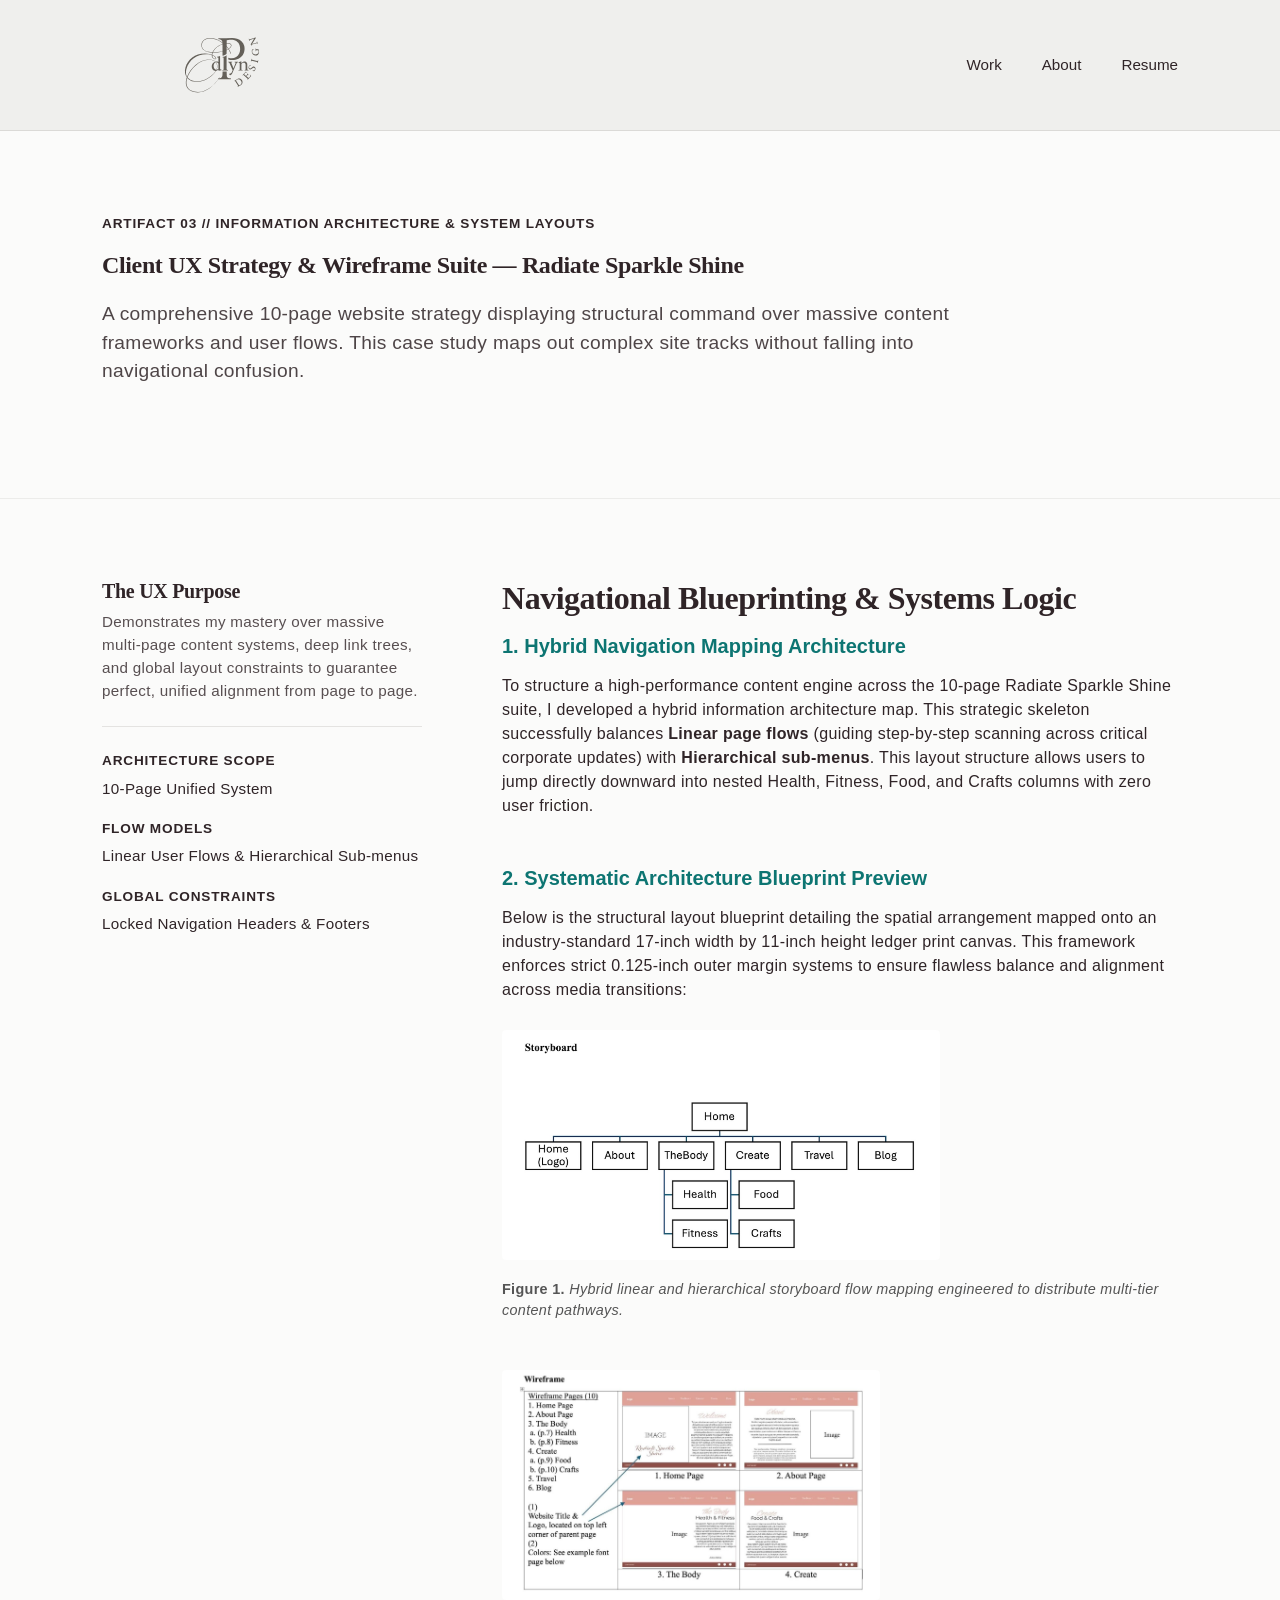
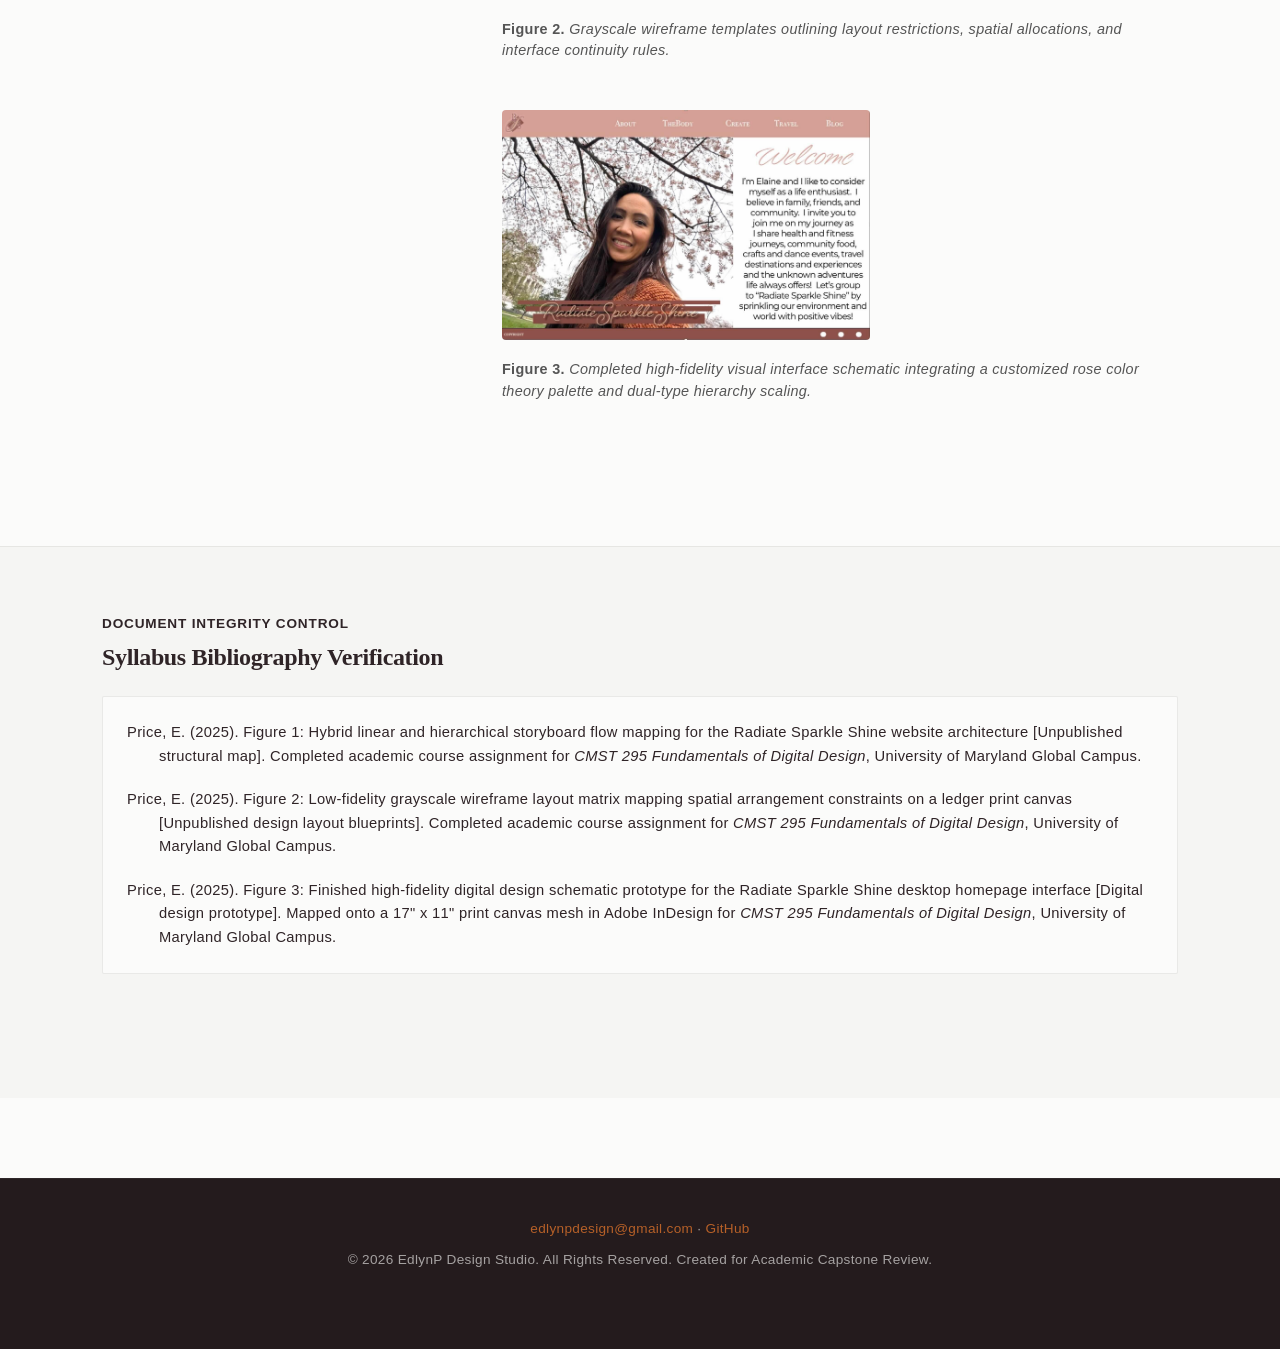
<file: radiate-strategy.html>
<!DOCTYPE html>
<html lang="en">

<head>
  <meta charset="UTF-8">
  <meta name="viewport" content="width=device-width, initial-scale=1.0">
  <title>Artifact 03: Radiate Sparkle Shine Strategy | EdlynP Design Studio</title>
  <link rel="stylesheet" href="css/styles.css">
  <!-- Browser Tab Custom Branding Favicons System Links -->
  <link rel="icon" type="image/png" sizes="32x32" href="assets/favicon-dark.png" media="(prefers-color-scheme: light)">
  <link rel="icon" type="image/png" sizes="32x32" href="assets/favicon-light.png" media="(prefers-color-scheme: dark)">
</head>

<body>

  <!-- Global Header Navigation Block -->
  <header class="global-header">
    <div class="header-wrapper">

      <a href="index.html" class="brand-logo" aria-label="EdlynP Design Studio Home">
        <!-- Verify the path points precisely to your assets folder file -->
        <img src="assets/logo-primary.svg" alt="EdlynP Design Logo" class="nav-logo">
      </a>

      <nav class="main-nav" aria-label="Primary Navigation">
        <ul class="nav-list">
          <li><a href="index.html" class="nav-link">Work</a></li>
          <li><a href="about.html" class="nav-link">About</a></li>
          <li><a href="resume.html" class="nav-link active">Resume</a></li>
        </ul>
      </nav>

    </div>
  </header>


  <main class="case-study-layout">
    <!-- Sub-page Header Context Block -->
    <section class="case-study-hero">
      <div class="container">
        <span class="label">Artifact 03 // Information Architecture &amp; System Layouts</span>
        <h1 class="display-title">Client UX Strategy &amp; Wireframe Suite — Radiate Sparkle Shine</h1>
        <p class="case-study-intro-text">
          A comprehensive 10-page website strategy displaying structural command over massive content frameworks and
          user flows. This case study maps out complex site tracks without falling into navigational confusion.
        </p>
      </div>
    </section>

    <!-- Main Artifact Production & Breakdown Panels -->
    <section class="case-study-content">
      <div class="container content-wrapper-split">

        <!-- Left Column: The Strategic Narrative & Context -->
        <aside class="sidebar-narrative">
          <div class="narrative-sticky-box">
            <h3>The UX Purpose</h3>
            <p>
              Demonstrates my mastery over massive multi-page content systems, deep link trees, and global layout
              constraints to guarantee perfect, unified alignment from page to page.
            </p>

            <div class="project-metadata-list">
              <div class="meta-item">
                <span class="label">Architecture Scope</span>
                <p>10-Page Unified System</p>
              </div>
              <div class="meta-item">
                <span class="label">Flow Models</span>
                <p>Linear User Flows &amp; Hierarchical Sub-menus</p>
              </div>
              <div class="meta-item">
                <span class="label">Global Constraints</span>
                <p>Locked Navigation Headers &amp; Footers</p>
              </div>
            </div>
          </div>
        </aside>

        <!-- Right Column: Case Study Execution Stream -->
        <div class="main-body-stream">
          <h2>Navigational Blueprinting &amp; Systems Logic</h2>

          <section class="stream-section">
            <h3>1. Hybrid Navigation Mapping Architecture</h3>
            <p>
              To structure a high-performance content engine across the 10-page Radiate Sparkle Shine suite, I developed
              a hybrid information architecture map. This strategic skeleton successfully balances <strong>Linear page
                flows</strong> (guiding step-by-step scanning across critical corporate updates) with
              <strong>Hierarchical sub-menus</strong>. This layout structure allows users to jump directly downward into
              nested Health, Fitness, Food, and Crafts columns with zero user friction.
            </p>
          </section>

          <section class="stream-section">
            <h3>2. Systematic Architecture Blueprint Preview</h3>
            <p>
              Below is the structural layout blueprint detailing the spatial arrangement mapped onto an
              industry-standard 17-inch width by 11-inch height ledger print canvas. This framework enforces strict
              0.125-inch outer margin systems to ensure flawless balance and alignment across media transitions:
            </p>

            <!-- This block replaces your old lines 103-112 perfectly -->
            <div class="architecture-multi-preview">

              <!-- Stage 1: Storyboard Navigation Logic -->
              <div class="project-media-block" style="margin-top: 1.5rem; margin-bottom: 3rem;">
                <a href="assets/radiate-strategy/radiate-storyboard.jpg" class="case-study-link lightbox-trigger"
                  title="View Full Hybrid Information Architecture Map">
                  <img src="assets/radiate-strategy/radiate-storyboard.jpg"
                    alt="Radiate Sparkle Shine Hybrid Structural Navigation Storyboard Mapping"
                    style="height: 230px; width: 100%; object-fit: cover;">
                </a>
                <div class="figure-caption-box" style="margin-top: 12px; font-size: 0.9rem; text-align: left;">
                  <strong>Figure 1.</strong> <em>Hybrid linear and hierarchical storyboard flow mapping engineered to
                    distribute multi-tier content pathways.</em>
                </div>
              </div>

              <!-- Stage 2: The Systematic Wireframe Blueprint -->
              <div class="project-media-block" style="margin-bottom: 3rem;">
                <a href="assets/radiate-strategy/radiate-wireframes.jpg" class="case-study-link lightbox-trigger"
                  title="View Wireframe Responsive Layout Matrix">
                  <img src="assets/radiate-strategy/radiate-wireframes.jpg"
                    alt="Grayscale Responsive Structural Wireframe Layout Blueprints"
                    style="height: 230px; width: 100%; object-fit: cover;">
                </a>
                <div class="figure-caption-box" style="margin-top: 12px; font-size: 0.9rem; text-align: left;">
                  <strong>Figure 2.</strong> <em>Grayscale wireframe templates outlining layout restrictions, spatial
                    allocations, and interface continuity rules.</em>
                </div>
              </div>

              <!-- Stage 3: The Finished High-Fidelity Prototype -->
              <div class="project-media-block" style="margin-bottom: 1.5rem;">
                <a href="assets/radiate-strategy/radiate-prototype.jpg" class="case-study-link lightbox-trigger"
                  title="View Finished High-Fidelity Design Showcase">
                  <img src="assets/radiate-strategy/radiate-prototype.jpg"
                    alt="Finished High Fidelity Digital Web Showcase Prototype"
                    style="height: 230px; width: 100%; object-fit: cover;">
                </a>
                <div class="figure-caption-box" style="margin-top: 12px; font-size: 0.9rem; text-align: left;">
                  <strong>Figure 3.</strong> <em>Completed high-fidelity visual interface schematic integrating a
                    customized rose color theory palette and dual-type hierarchy scaling.</em>
                </div>
              </div>
            </div>

          </section>


        </div>
      </div>
    </section>

    <!-- Syllabus Compliance References Block Section -->
    <section class="syllabus-references-section">
      <div class="container">
        <span class="label">Document Integrity Control</span>
        <h2>Syllabus Bibliography Verification</h2>
        <div class="references-box">

          <!-- Updated Figure 1: Storyboard Map -->
          <p class="apa-reference-style">
            Price, E. (2025). Figure 1: Hybrid linear and hierarchical storyboard flow mapping for the Radiate Sparkle
            Shine website architecture [Unpublished structural map]. Completed academic course assignment for <em>CMST
              295 Fundamentals of Digital Design</em>, University of Maryland Global Campus.
          </p>

          <!-- New Figure 2: Wireframe Matrix -->
          <p class="apa-reference-style">
            Price, E. (2025). Figure 2: Low-fidelity grayscale wireframe layout matrix mapping spatial arrangement
            constraints on a ledger print canvas [Unpublished design layout blueprints]. Completed academic course
            assignment for <em>CMST 295 Fundamentals of Digital Design</em>, University of Maryland Global Campus.
          </p>

          <!-- Updated Figure 3: High-Fidelity Prototype -->
          <p class="apa-reference-style">
            Price, E. (2025). Figure 3: Finished high-fidelity digital design schematic prototype for the Radiate
            Sparkle Shine desktop homepage interface [Digital design prototype]. Mapped onto a 17" x 11" print canvas
            mesh in Adobe InDesign for <em>CMST 295 Fundamentals of Digital Design</em>, University of Maryland Global
            Campus.
          </p>

        </div>

      </div>
    </section>
  </main>

   <!-- Global Footer Branding Strip -->
<footer id="contact" class="global-footer">
  <div class="container footer-wrapper">
    <p class="footer-copy">
      <a href="mailto:your.email@example.com">edlynpdesign@gmail.com</a> &middot; 
      <a href="https://github.com" target="_blank" rel="noopener noreferrer">GitHub</a>
    </p>
    <p class="footer-copy">&copy; 2026 EdlynP Design Studio. All Rights Reserved. Created for Academic Capstone Review.</p>
  </div>
</footer>

  <!-- Ensure this hidden layout box is at the bottom of the file -->
  <div id="portfolio-lightbox" class="lightbox-modal">
    <span class="lightbox-close">&times;</span>
    <img class="lightbox-content" id="lightbox-img" alt="Enlarged view">
  </div>

  <script>
    document.addEventListener("DOMContentLoaded", () => {
      const lightbox = document.getElementById("portfolio-lightbox");
      const lightboxImg = document.getElementById("lightbox-img");
      const triggers = document.querySelectorAll(".lightbox-trigger");

      // Open Lightbox when any thumbnail is clicked
      triggers.forEach(trigger => {
        trigger.addEventListener("click", (e) => {
          e.preventDefault(); // Prevents the browser from breaking away into a new tab
          const largeImgUrl = trigger.getAttribute("href");
          lightboxImg.src = largeImgUrl;
          lightbox.style.display = "flex";
          document.body.style.overflow = "hidden"; // Locks main page scroll
        });
      });

      // CLOSE LOOP: Clicking anywhere on the screen instantly takes them back!
      lightbox.addEventListener("click", () => {
        lightbox.style.display = "none";
        document.body.style.overflow = "auto"; // Re-enables page scroll
      });
    });
  </script>

</body>

</html>
</file>
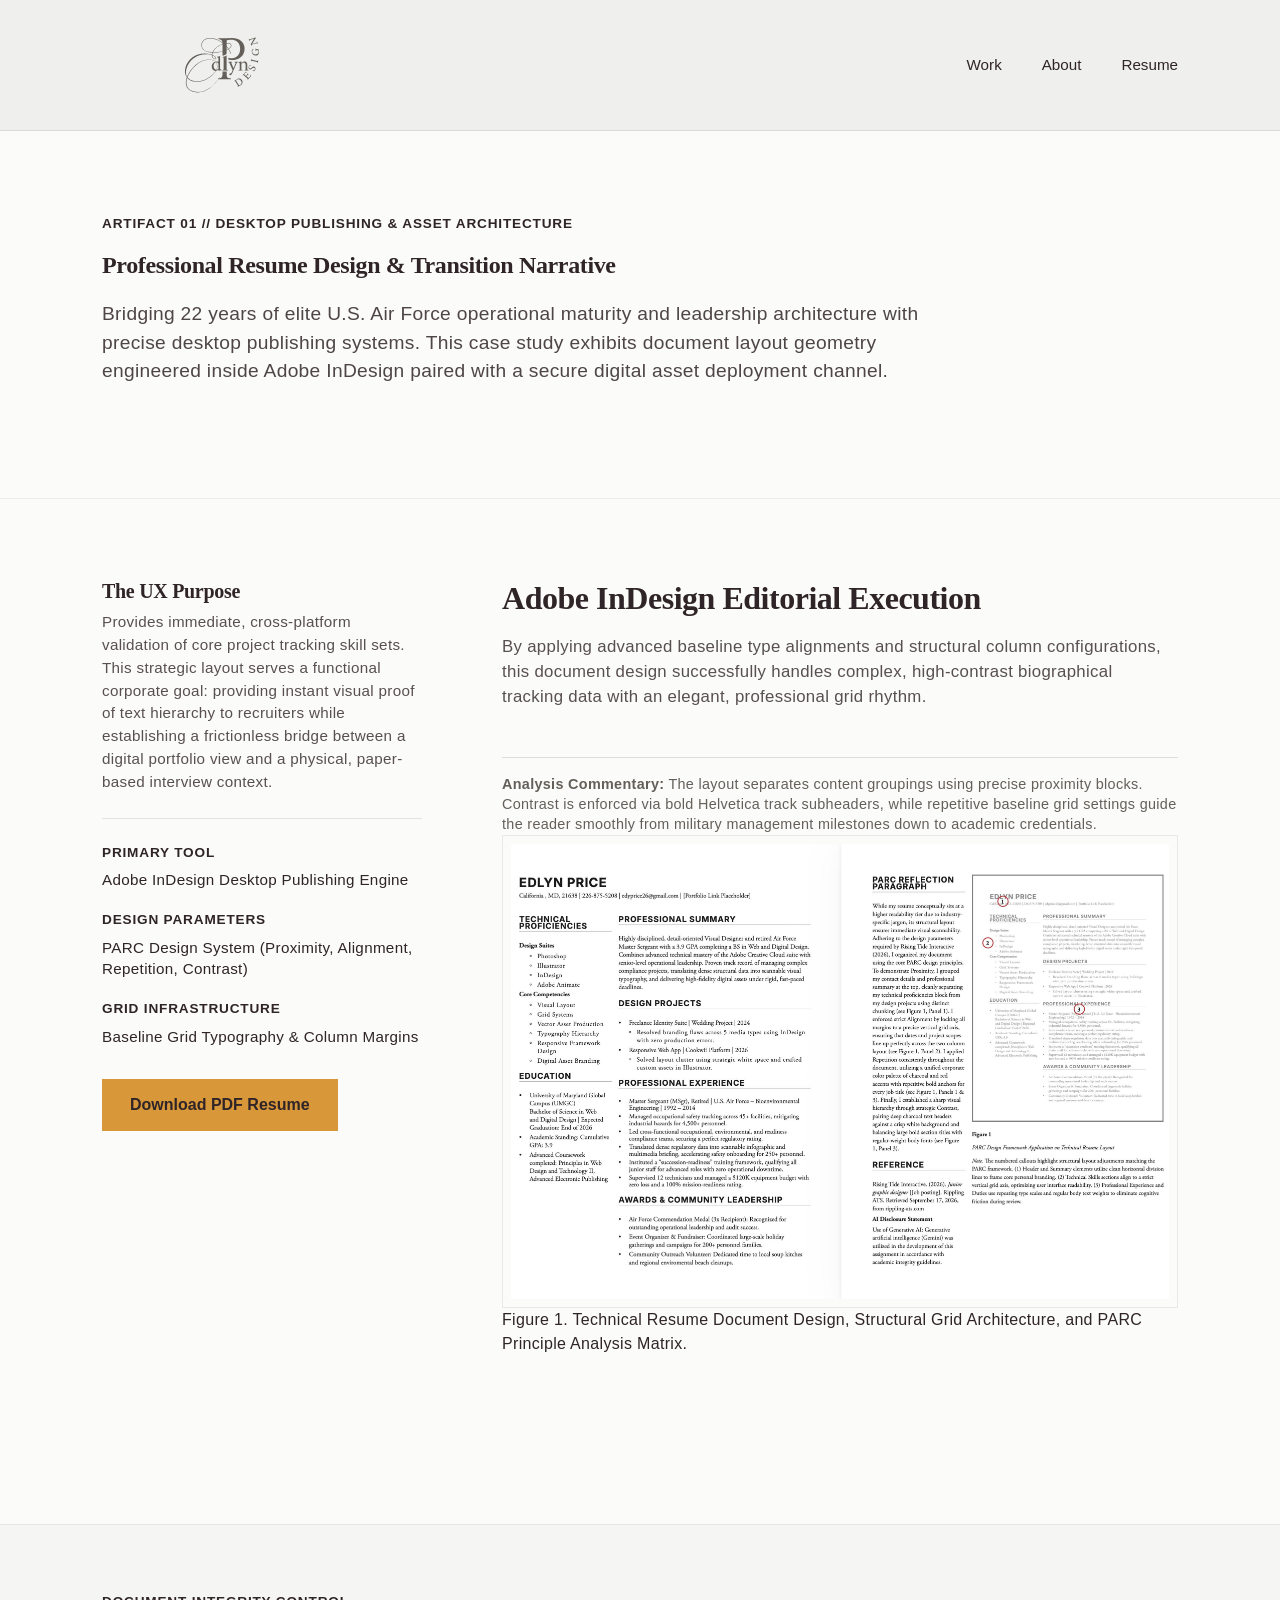
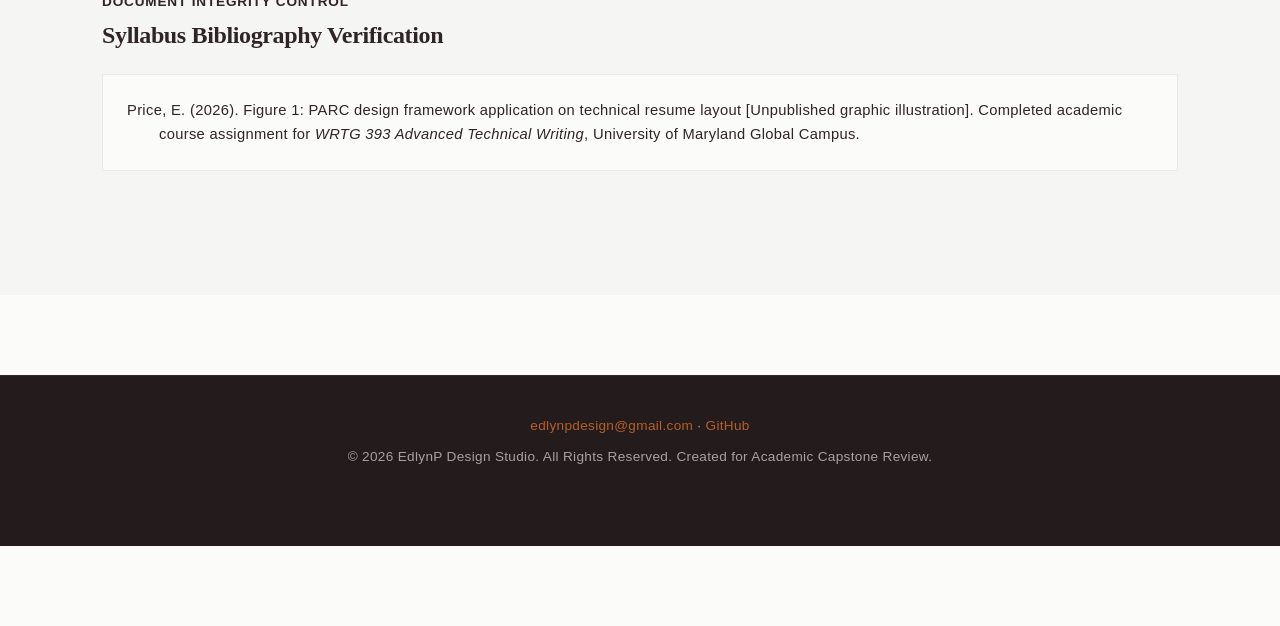
<file: resume.html>
<!DOCTYPE html>
<html lang="en">

<head>
    <meta charset="UTF-8">
    <meta name="viewport" content="width=device-width, initial-scale=1.0">
    <title>Artifact 01: Technical Resume Timeline | EdlynP Design Studio</title>
    <link rel="stylesheet" href="css/styles.css">
    <!-- Browser Tab Custom Branding Favicons System Links -->
    <link rel="icon" type="image/png" sizes="32x32" href="assets/favicon-dark.png"
        media="(prefers-color-scheme: light)">
    <link rel="icon" type="image/png" sizes="32x32" href="assets/favicon-light.png"
        media="(prefers-color-scheme: dark)">
</head>

<body>

    <!-- Global Header Navigation Block -->
    <header class="global-header">
        <div class="header-wrapper">

            <a href="index.html" class="brand-logo" aria-label="EdlynP Design Studio Home">
                <!-- Verify the path points precisely to your assets folder file -->
                <img src="assets/logo-primary.svg" alt="EdlynP Design Logo" class="nav-logo">
            </a>

            <nav class="main-nav" aria-label="Primary Navigation">
                <ul class="nav-list">
                    <li><a href="index.html" class="nav-link">Work</a></li>
                    <li><a href="about.html" class="nav-link">About</a></li>
                    <li><a href="resume.html" class="nav-link active">Resume</a></li>
                </ul>
            </nav>

        </div>
    </header>


    <main class="case-study-layout">
        <!-- Sub-page Header Context Block -->
        <section class="case-study-hero">
            <div class="container">
                <span class="label">Artifact 01 // Desktop Publishing &amp; Asset Architecture</span>
                <h1 class="display-title">Professional Resume Design &amp; Transition Narrative</h1>
                <p class="case-study-intro-text">
                    Bridging 22 years of elite U.S. Air Force operational maturity and leadership architecture with
                    precise desktop publishing systems. This case study exhibits document layout geometry engineered
                    inside Adobe InDesign paired with a secure digital asset deployment channel.
                </p>
            </div>
        </section>

        <!-- Main Artifact Production & Breakdown Panels -->
        <section class="case-study-content">
            <div class="container content-wrapper-split">

                <!-- Left Column: The Strategic Narrative & Context -->
                <aside class="sidebar-narrative">
                    <div class="narrative-sticky-box">
                        <h3>The UX Purpose</h3>
                        <p>
                            Provides immediate, cross-platform validation of core project tracking skill sets. This
                            strategic layout serves a functional corporate goal: providing instant visual proof of text
                            hierarchy to recruiters while establishing a frictionless bridge between a digital portfolio
                            view and a physical, paper-based interview context.
                        </p>

                        <div class="project-metadata-list">
                            <div class="meta-item">
                                <span class="label">Primary Tool</span>
                                <p>Adobe InDesign Desktop Publishing Engine</p>
                            </div>
                            <div class="meta-item">
                                <span class="label">Design Parameters</span>
                                <p>PARC Design System (Proximity, Alignment, Repetition, Contrast)</p>
                            </div>
                            <div class="meta-item">
                                <span class="label">Grid Infrastructure</span>
                                <p>Baseline Grid Typography &amp; Column Margins</p>
                            </div>
                        </div>

                        <!-- The PDF Download Pipeline Button Link -->
                        <div class="action-block">
                            <a href="assets/edlyn-price-resume.pdf" download class="cta-link-button">Download PDF
                                Resume</a>
                        </div>
                    </div>
                </aside>


                <!-- Right Column: The Document Design Matrix & Multi-Page View -->
                <div class="main-body-stream">
                    <h2>Adobe InDesign Editorial Execution</h2>
                    <p class="section-context">
                        By applying advanced baseline type alignments and structural column configurations, this
                        document design successfully handles complex, high-contrast biographical tracking data with an
                        elegant, professional grid rhythm.
                    </p>

                    <!-- Academic Reference & Verification Block (PARC Caption Integration) -->
                    <figure class="artifact-caption-block">
                        <div class="caption-divider"></div>
                        <figcaption>
                            <strong>Analysis Commentary:</strong> The layout separates content groupings using precise
                            proximity blocks. Contrast is enforced via bold Helvetica track subheaders, while repetitive
                            baseline grid settings guide the reader smoothly from military management milestones down to
                            academic credentials.
                        </figcaption>
                    </figure>

                    <!-- Single Unified Master Document Presentation Canvas -->
                    <div class="document-display-stream" role="region" aria-label="Resume Document Architecture Canvas">

                        <figure class="document-page-card">
                            <div class="page-image-holder-widescreen">
                                <img src="assets/project-resume-preview.jpg"
                                    alt="Adobe InDesign technical resume workspace and PARC reflection structural layout systems board">
                            </div>
                            <figcaption>Figure 1. Technical Resume Document Design, Structural Grid Architecture, and
                                PARC Principle Analysis Matrix.</figcaption>
                        </figure>

                    </div>
                </div>

        </section>

        <!-- Syllabus Compliance References Block Section -->
        <section class="syllabus-references-section">
            <div class="container">
                <span class="label">Document Integrity Control</span>
                <h2>Syllabus Bibliography Verification</h2>
                <div class="references-box">
                    <p class="apa-reference-style">
                        Price, E. (2026). Figure 1: PARC design framework application on technical resume layout
                        [Unpublished graphic illustration]. Completed academic course assignment for <em>WRTG 393
                            Advanced Technical Writing</em>, University of Maryland Global Campus.
                    </p>
                </div>
            </div>
        </section>
    </main>


    <!-- Global Footer Branding Strip -->
<footer id="contact" class="global-footer">
  <div class="container footer-wrapper">
    <p class="footer-copy">
      <a href="mailto:your.email@example.com">edlynpdesign@gmail.com</a> &middot; 
      <a href="https://github.com" target="_blank" rel="noopener noreferrer">GitHub</a>
    </p>
    <p class="footer-copy">&copy; 2026 EdlynP Design Studio. All Rights Reserved. Created for Academic Capstone Review.</p>
  </div>
</footer>



</body>

</html>
</file>
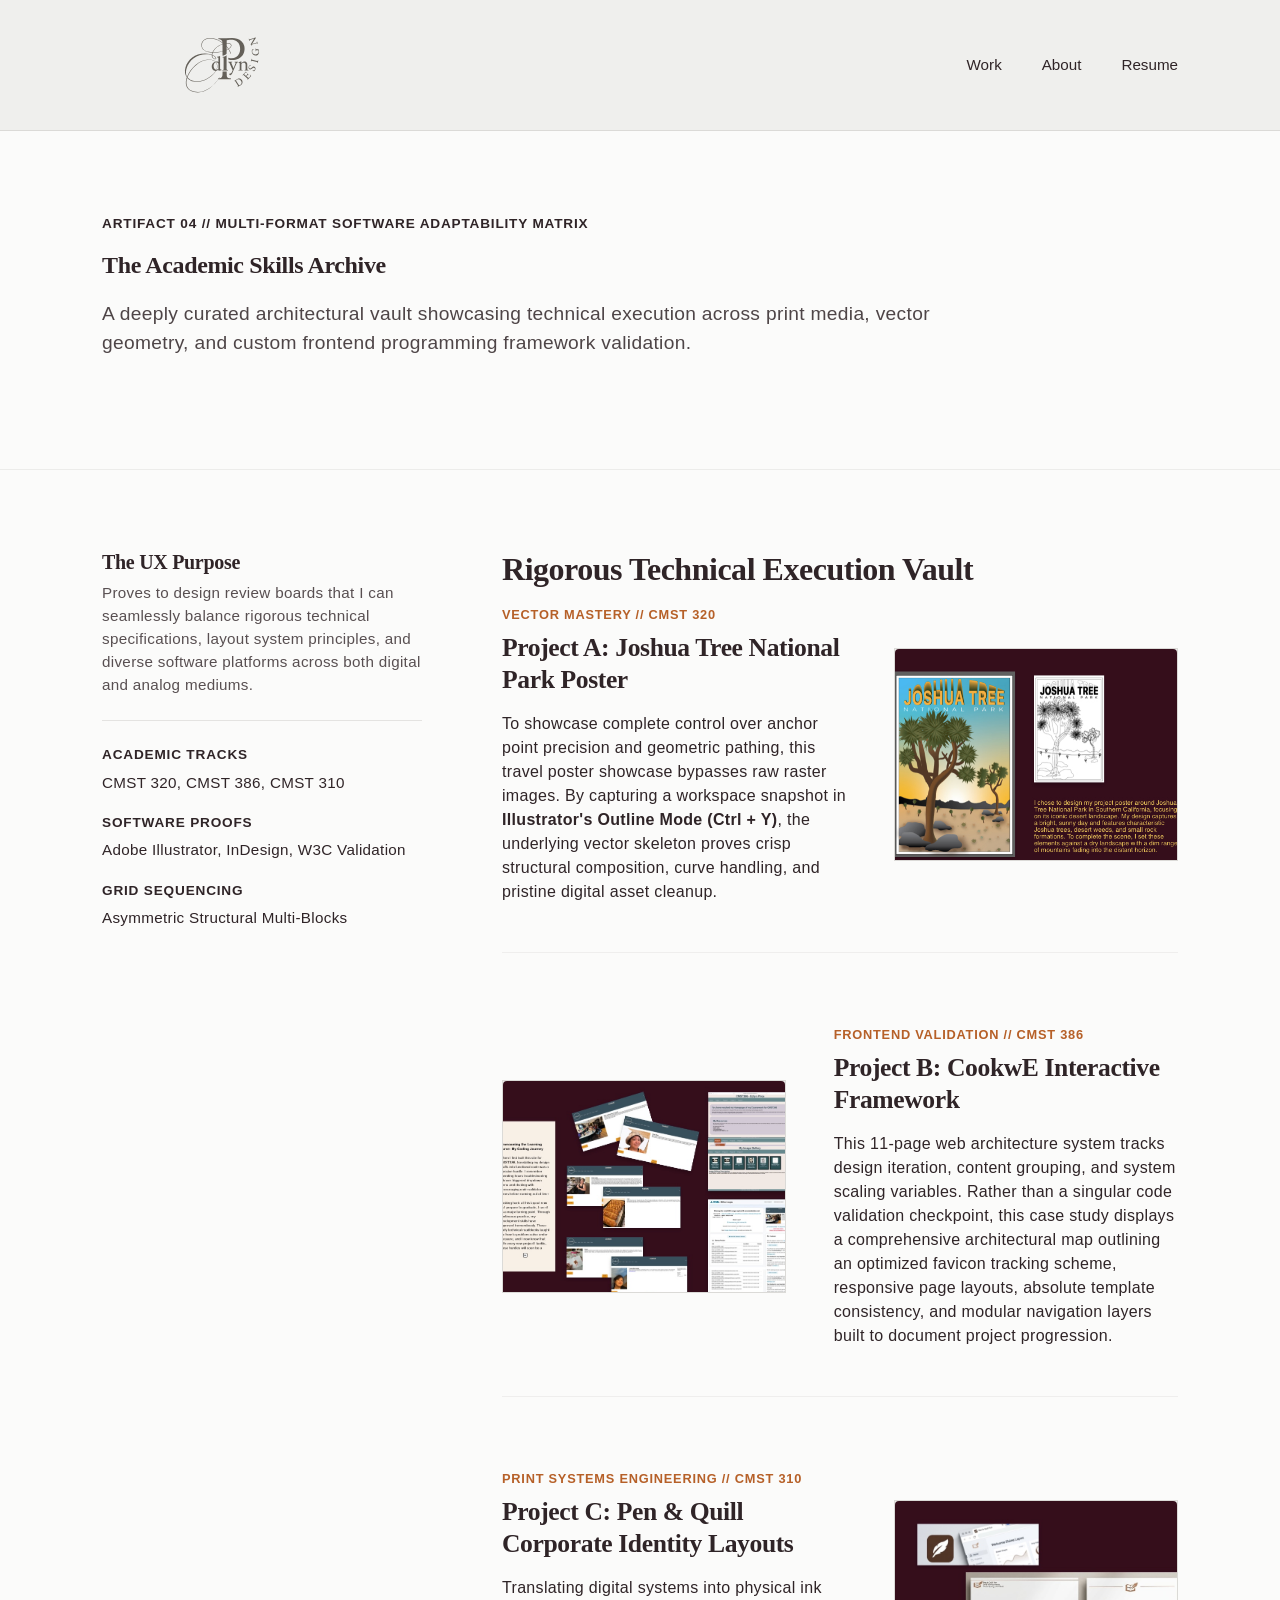
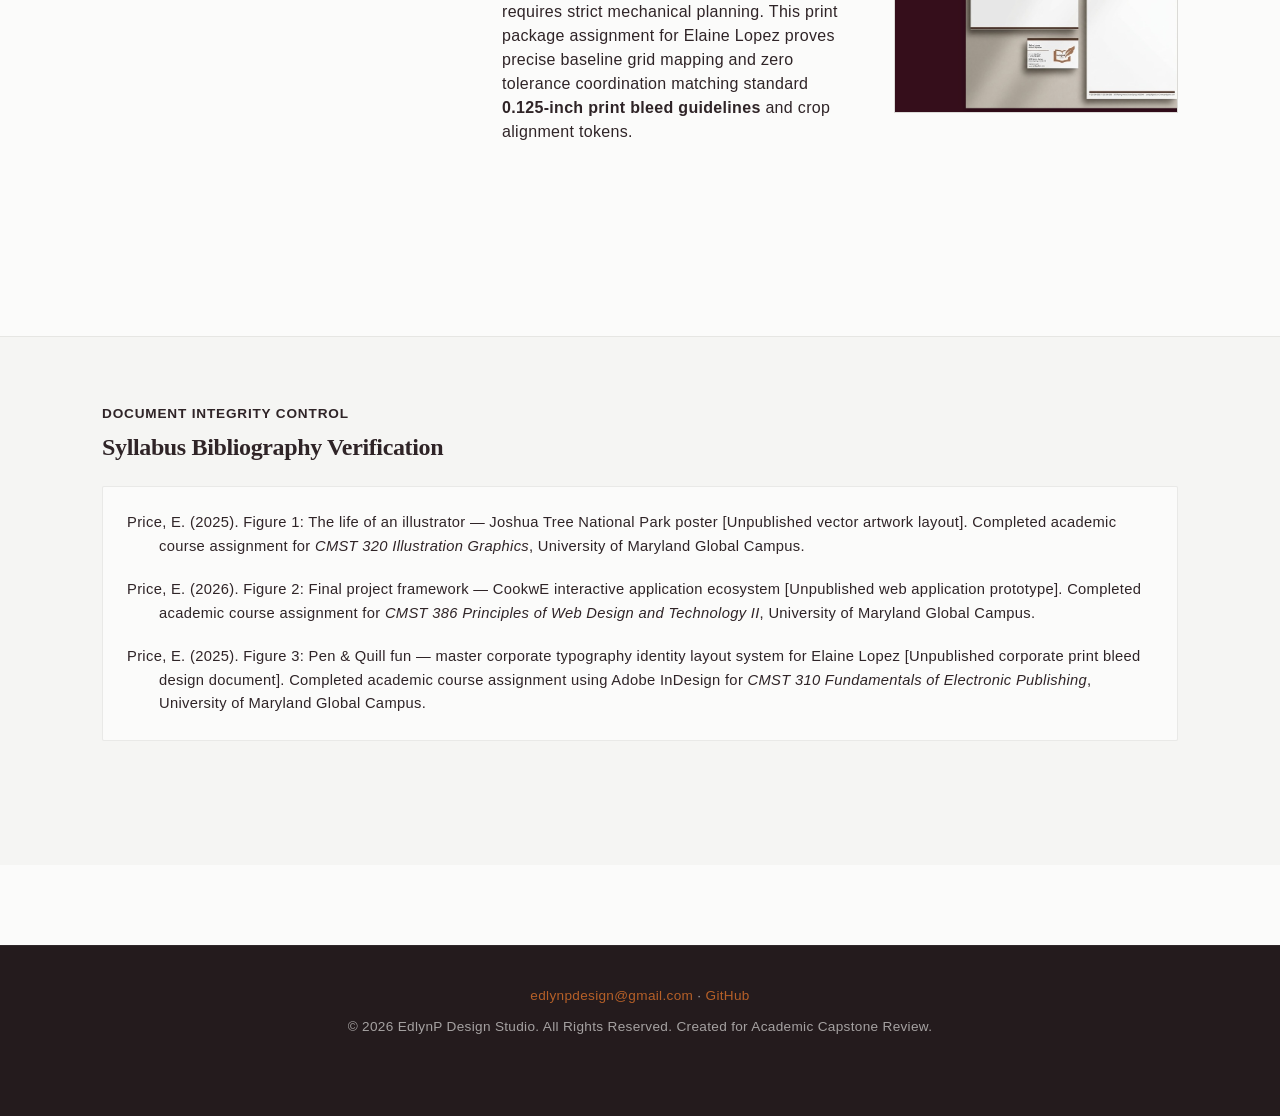
<file: skills-archive.html>
<!DOCTYPE html>
<html lang="en">

<head>
  <meta charset="UTF-8">
  <meta name="viewport" content="width=device-width, initial-scale=1.0">
  <title>Artifact 04: Academic Skills Archive | EdlynP Design Studio</title>
  <link rel="stylesheet" href="css/styles.css">
  <!-- Browser Tab Custom Branding Favicons System Links -->
  <link rel="icon" type="image/png" sizes="32x32" href="assets/favicon-dark.png" media="(prefers-color-scheme: light)">
  <link rel="icon" type="image/png" sizes="32x32" href="assets/favicon-light.png" media="(prefers-color-scheme: dark)">

</head>

<body>

  <!-- Global Header Navigation Block -->
  <header class="global-header">
    <div class="header-wrapper">

      <a href="index.html" class="brand-logo" aria-label="EdlynP Design Studio Home">
        <!-- Verify the path points precisely to your assets folder file -->
        <img src="assets/logo-primary.svg" alt="EdlynP Design Logo" class="nav-logo">
      </a>

      <nav class="main-nav" aria-label="Primary Navigation">
        <ul class="nav-list">
          <li><a href="index.html" class="nav-link">Work</a></li>
          <li><a href="about.html" class="nav-link">About</a></li>
          <li><a href="resume.html" class="nav-link active">Resume</a></li>
        </ul>
      </nav>

    </div>
  </header>


  <main class="case-study-layout">
    <!-- Sub-page Header Context Block -->
    <section class="case-study-hero">
      <div class="container">
        <span class="label">Artifact 04 // Multi-Format Software Adaptability Matrix</span>
        <h1 class="display-title">The Academic Skills Archive</h1>
        <p class="case-study-intro-text">
          A deeply curated architectural vault showcasing technical execution across print media, vector geometry, and
          custom frontend programming framework validation.
        </p>
      </div>
    </section>

    <!-- Main Artifact Production & Breakdown Panels -->
    <section class="case-study-content">
      <div class="container content-wrapper-split">

        <!-- Left Column: The Strategic Narrative & Context -->
        <aside class="sidebar-narrative">
          <div class="narrative-sticky-box">
            <h3>The UX Purpose</h3>
            <p>
              Proves to design review boards that I can seamlessly balance rigorous technical specifications, layout
              system principles, and diverse software platforms across both digital and analog mediums.
            </p>

            <div class="project-metadata-list">
              <div class="meta-item">
                <span class="label">Academic Tracks</span>
                <p>CMST 320, CMST 386, CMST 310</p>
              </div>
              <div class="meta-item">
                <span class="label">Software Proofs</span>
                <p>Adobe Illustrator, InDesign, W3C Validation</p>
              </div>
              <div class="meta-item">
                <span class="label">Grid Sequencing</span>
                <p>Asymmetric Structural Multi-Blocks</p>
              </div>
            </div>
          </div>
        </aside>

        <!-- Right Column: Case Study Execution Stream -->
        <div class="main-body-stream">
          <h2>Rigorous Technical Execution Vault</h2>

          <!-- PROJECT A BLOCK -->
          <section class="archive-project-row">
            <div class="project-info">
              <span class="meta-text">Vector Mastery // CMST 320</span>
              <h3>Project A: Joshua Tree National Park Poster</h3>
              <p>
                To showcase complete control over anchor point precision and geometric pathing, this travel poster
                showcase bypasses raw raster images. By capturing a workspace snapshot in <strong>Illustrator's Outline
                  Mode (Ctrl + Y)</strong>, the underlying vector skeleton proves crisp structural composition, curve
                handling, and pristine digital asset cleanup.
              </p>
            </div>
            <div class="project-visual-frame">
              <a href="assets/joshua-tree-large.jpg" class="case-study-link lightbox-trigger"
                title="View Full Joshua Tree Layout">
                <img src="assets/joshua-tree-outline.jpg" alt="Joshua Tree Poster Outline Layout">
              </a>
            </div>
          </section>

          <!-- PROJECT B BLOCK -->
          <section class="archive-project-row reverse-row">
            <div class="project-info">
              <span class="meta-text">Frontend Validation // CMST 386</span>
              <h3>Project B: CookwE Interactive Framework</h3>
              <p>
                This 11-page web architecture system tracks design iteration, content grouping, and system scaling
                variables. Rather than a singular code validation checkpoint, this case study displays a comprehensive
                architectural map outlining an optimized favicon tracking scheme, responsive page layouts, absolute
                template consistency, and modular navigation layers built to document project progression.
              </p>

            </div>
            <div class="project-visual-frame">
              <a href="assets/cookwe-large.jpg" class="case-study-link lightbox-trigger"
                title="View Full CookwE Layout">
                <img src="assets/cookwe-w3c-validation.jpg" alt="CookwE W3C Validation Layout">
              </a>
            </div>
          </section>

          <!-- PROJECT C BLOCK -->
          <section class="archive-project-row">
            <div class="project-info">
              <span class="meta-text">Print Systems Engineering // CMST 310</span>
              <h3>Project C: Pen &amp; Quill Corporate Identity Layouts</h3>
              <p>
                Translating digital systems into physical ink requires strict mechanical planning. This print
                package assignment for Elaine Lopez proves precise baseline grid mapping and zero tolerance coordination
                matching standard <strong>0.125-inch print bleed guidelines</strong> and crop alignment tokens.
              </p>
            </div>
            <div class="project-visual-frame">
              <a href="assets/pen-quill-large.jpg" class="case-study-link lightbox-trigger"
                title="View Full Pen & Quill Layout">
                <img src="assets/pen-quill-indesign.jpg" alt="Pen & Quill Corporate Identity Layouts">
              </a>
            </div>
          </section>
          
        </div>
      </div>
    </section>

    <!-- Syllabus Compliance References Block Section -->
    <section class="syllabus-references-section">
      <div class="container">
        <span class="label">Document Integrity Control</span>
        <h2>Syllabus Bibliography Verification</h2>
        <div class="references-box">

          <!-- Figure 1: Joshua Tree (CMST 320) -->
          <p class="apa-reference-style">
            Price, E. (2025). Figure 1: The life of an illustrator — Joshua Tree National Park poster [Unpublished
            vector artwork layout]. Completed academic course assignment for <em>CMST 320 Illustration Graphics</em>,
            University of Maryland Global Campus.
          </p>

          <!-- Figure 2: CookwE Interactive Framework (CMST 386) -->
          <p class="apa-reference-style">
            Price, E. (2026). Figure 2: Final project framework — CookwE interactive application ecosystem [Unpublished
            web application prototype]. Completed academic course assignment for <em>CMST 386 Principles of Web Design
              and Technology II</em>, University of Maryland Global Campus.
          </p>


          <p class="apa-reference-style">
            Price, E. (2025). Figure 3: Pen &amp; Quill fun — master corporate typography identity layout system for
            Elaine Lopez [Unpublished corporate print bleed design document]. Completed academic course assignment using
            Adobe InDesign for <em>CMST 310 Fundamentals of Electronic Publishing</em>, University of Maryland Global
            Campus.
          </p>

        </div>

      </div>
    </section>
  </main>

   <!-- Global Footer Branding Strip -->
<footer id="contact" class="global-footer">
  <div class="container footer-wrapper">
    <p class="footer-copy">
      <a href="mailto:your.email@example.com">edlynpdesign@gmail.com</a> &middot; 
      <a href="https://github.com" target="_blank" rel="noopener noreferrer">GitHub</a>
    </p>
    <p class="footer-copy">&copy; 2026 EdlynP Design Studio. All Rights Reserved. Created for Academic Capstone Review.</p>
  </div>
</footer>


  <!-- 1. The Lightbox Overlay HTML goes first -->
  <div id="portfolio-lightbox" class="lightbox-modal">
    <span class="lightbox-close">&times;</span>
    <img class="lightbox-content" id="lightbox-img" alt="Enlarged view">
  </div>

  <!-- 2. The JavaScript goes right underneath it wrapped in <script> tags -->
  <script>
    document.addEventListener("DOMContentLoaded", () => {
      const lightbox = document.getElementById("portfolio-lightbox");
      const lightboxImg = document.getElementById("lightbox-img");
      const triggers = document.querySelectorAll(".lightbox-trigger");

      // Open Lightbox when any case study thumbnail is clicked
      triggers.forEach(trigger => {
        trigger.addEventListener("click", (e) => {
          e.preventDefault(); // Prevents the browser from opening a new tab
          const largeImgUrl = trigger.getAttribute("href");
          lightboxImg.src = largeImgUrl;
          lightbox.style.display = "flex";
          document.body.style.overflow = "hidden"; // Stops the main page from scrolling
        });
      });

      // Close Lightbox when clicking anywhere on the overlay background or image
      lightbox.addEventListener("click", () => {
        lightbox.style.display = "none";
        document.body.style.overflow = "auto"; // Re-enables page scrolling
      });
    });
  </script>

</body>

</html>


</body>

</html>
</file>
<file: css/styles.css>
/**
 * EdlynP Design Studio - Global Design System Tokens
 * Capstone Project Phase 2 Production Build
 * Core Specifications: Georgia Pro / Helvetica Neue / WCAG 4.5:1 Compliant Colors
 */

:root {
  /* ==========================================================================
     1. Brand Typography Anchor Stack
     ========================================================================== */
  /* Display Headings: Elegant serif with high contrast editorial pacing */
  --font-display: "Georgia Pro", Georgia, "Times New Roman", serif;

  /* Body Copy & Interface: Highly legible, clean, modern neo-grotesque sans-serif */
  --font-body: "Helvetica Neue", Helvetica, Arial, sans-serif;

  /* Typography Micro-Adjustments */
  --tracking-tight: -0.015em;
  /* Pulls display headings together for custom logo feel */
  --tracking-neutral: 0em;
  /* Standard layout pacing */
  --tracking-loose: 0.02em;
  /* Opens Helvetica body text container paths for airiness */
  --tracking-meta: 0.06em;
  /* Highly legible spaced-out tracking for tiny labels */

  --line-height-heading: 1.2;
  /* Snug line height for stacked headers */
  --line-height-body: 1.5;
  /* 150% Line height for optimal reading flow */

  /* ==========================================================================
     2. Brand Color Palette Matrix (WCAG 4.5:1 High-Contrast Passing)
     ========================================================================== */

  /* ==========================================================================
   ADDITIONAL COMPONENT TOKENS: GEMZ FITNESS PRODUCT ECOSYSTEM
   ========================================================================== */

  :root {
    /* Core Brand Identity Anchors */
    --gemz-pink: #ff007f;
    /* Blazing neon command color for titles & CTAs */
    --gemz-purple: #6a0dad;
    /* Deep violet for horizontal sorting button pills */
    --gemz-dark-navy: #13144a;
    /* Velvety midnight canvas background (not pitch black) */

    /* Structural Container Mattes */
    --gemz-sapphire: #1f55a6;
    /* Deep jewel-tone blue for card container borders */
    --gemz-ocean: #00a7bb;
    /* Vibrant high-energy cyan for interactive hover states */
    --gemz-mist: #daf1f8;
    /* Soft lavender-grey for small metadata subtitles */
    --gemz-snow: #fdfeff;
    /* Crisp, low-strain reading white for body paragraphs */

    /* Global Interface Geometry Standards */
    --gemz-radius-card: 12px;
    /* Signature uniform curve radius for content cards */
    --gemz-radius-btn: 8px;
    /* Compact radius parameter for booking buttons */
  }

  /* The Canvases (60% Dominant Space) */
  --color-canvas-light: #FBFBFA;
  /* Clear Alabaster: Clean, tactile backdrop */
  --color-canvas-dark: #2F2427;
  /* Moody Espresso: Rich dark brown charcoal for sudden contrast */

  /* The Structures (30% Secondary Layout) */
  --color-logo-primary: #646059;
  /* Soft Slate Grey: Organic, softer alternative to stark black */
  --color-brand-teal: #0D7572;
  /* Deep Coastal Teal: Intellectual jewel tone framework */
  --color-brand-sage: #49BB9E;
  /* Fresh Mint: Uplifting modern accent layout pop */

  /* The Accents (10% Exclusive Highlights - Links, Buttons, Calls to Action) */
  --color-brand-amber: #D89739;
  /* Warm Marigold: Radiant optimized element highlight */
  --color-brand-sienna: #B66028;
  /* Bold Burnt Sienna: Earthy, energetic link anchor */

  /* Text Overrides for Absolute Contrast */
  --color-text-dark: #2F2427;
  /* Rich body text on light backgrounds */
  --color-text-light: #FBFBFA;
  /* Pure body text on dark espresso sections */

  /* ==========================================================================
     3. Responsive Fluid Layout Constraints (The 12-Column Blueprint)
     ========================================================================== */
  --container-max-width: 1140px;
  /* Matches 12 columns (72px) + 11 gutters (32px) */
  --grid-gutter: 32px;
  /* Locked spacing parameter from approved proposal */
}

/* ==========================================================================
   4. Base CSS Architecture Reset & Baseline Enforcement
   ========================================================================== */
* {
  box-sizing: border-box;
  margin: 0;
  padding: 0;
}

body {
  font-family: var(--font-body);
  font-size: 16px;
  /* Industry baseline size for Helvetica Neue */
  letter-spacing: var(--tracking-loose);
  line-height: var(--line-height-body);
  background-color: var(--color-canvas-light);
  color: var(--color-text-dark);
  -webkit-font-smoothing: antialiased;
  -moz-osx-font-smoothing: grayscale;
}

/* ==========================================================================
   5. Global Typographic Elements Outlines
   ========================================================================== */
h1,
h2,
h3,
.display-title {
  font-family: var(--font-display);
  color: var(--color-text-dark);
  letter-spacing: var(--tracking-tight);
  line-height: var(--line-height-heading);
  font-weight: 700;
  /* Georgia Pro Bold / Black equivalent */
}

/* Target Styles for Specific Section Labels, Table Headers & Metadata */
.label,
.meta-text,
th {
  font-family: var(--font-body);
  font-weight: 600;
  /* Helvetica Neue 65 Medium equivalent */
  text-transform: uppercase;
  letter-spacing: var(--tracking-meta);
  font-size: 0.85rem;
  /* Scaled down cleanly for visual hierarchy */
}

a {
  color: var(--color-brand-sienna);
  text-decoration: none;
  transition: color 0.2s ease-in-out;
}

a:hover,
a:focus {
  color: var(--color-brand-amber);
  text-decoration: underline;
}

/* ==========================================================================
   5.a. Top Header Layout Spacing Adjustments
   ========================================================================== */

/* Gives the main title breathing room from the top artifact tag metadata row */
h1 {
  margin-top: 16px;
  margin-bottom: 20px !important;
}

/* Spaces out the primary introductory paragraph before the sidebar columns begin */
h1+p {
  margin-bottom: 12px !important;
}

/* Eradicates the default browser top gap on the sub-heading */
.sidebar-narrative h3,
.narrative-sticky-box h3 {
  margin-top: 0 !important;
  margin-bottom: 8px !important;
}

/* ==========================================================================
   5.b.Dual-Track Lifecycle Header Rhythm Calibration
   ========================================================================== */

/* Gives the main lifecycle section title comfortable breathing room */
.main-body-stream h2 {
  margin-top: 0;
  margin-bottom: 16px !important;
}

/* Spaces out the overview paragraph before the tracking modules begin */
p.lifecycle-intro {
  margin-top: 0;
  margin-bottom: 36px !important;
  /* Pushes the track modules down gracefully */
  font-family: var(--font-body);
  font-size: 1rem;
  line-height: 1.5;
}

/* ==========================================================================
   6. Structural Containers & Fluid Layout Wrapper Layouts
   ========================================================================== */
.container {
  width: 100%;
  max-width: var(--container-max-width);
  margin-right: auto;
  margin-left: auto;
  padding-right: 32px;
  /* Protected fluid layout boundary padding */
  padding-left: 32px;
}

/* ==========================================================================
   7. Global Header Navigation Bar (Flexbox Layout Matrix)
   ========================================================================== */
.global-header {
  background-color: #EFEFED;
  /* Matte studio gray backdrop */
  border-bottom: 1px solid rgba(100, 96, 89, 0.15);
  position: sticky;
  top: 0;
  z-index: 100;
  padding: 15px 0;
  /* Clear up browser ceiling gaps uniformly */
}

/* This is the missing link that forces your navigation to the right side */
.header-wrapper {
  display: flex;
  justify-content: space-between;
  /* Pushes logo left, navigation right */
  align-items: center;
  /* Vertically aligns items straight */
  width: 100%;
  max-width: var(--container-max-width);
  /* Matches your 1140px site grid width */
  margin: 0 auto;
  /* Centers the header elements on screen */
  padding: 0 32px;
  /* Adds fluid boundary margins */
}

.brand-logo {
  display: inline-block;
}

/* Safeguards your custom logo size so it fits elegantly */
.nav-logo {
  height: 100px;
  /* Scale down from 100px so it isn't massive */
  width: 240px;
  /* REQUIRED FOR SVG: Forces the vector to render */
  max-height: 100%;
  display: block;
}

.logo-image {
  height: 48px;
  /* Perfectly scalable height mapping */
  width: auto;
}

.nav-list {
  display: flex;
  list-style: none;
  gap: 40px;
  /* Clean tracking gaps between navigation nodes */
}

.nav-link {
  font-family: var(--font-body);
  font-weight: 500;
  font-size: 0.95rem;
  color: var(--color-text-dark);
  letter-spacing: var(--tracking-neutral);
  padding: 8px 0;
}

.nav-link:hover {
  color: var(--color-brand-teal);
  text-decoration: none;
}

/* ==========================================================================
   8. Main Hero Component Layout (Whitespace Management Flow)
   ========================================================================== */
.hero-section {
  padding-top: 120px;
  /* Ruthlessly protected whitespace blocks to fight cramming */
  padding-bottom: 120px;
  background-color: var(--color-canvas-light);
}

.hero-content {
  max-width: 960px;
  /* Keeps elegant Georgia lines from spanning awkwardly wide */
}

.hero-section .display-title {
  font-size: 2.85rem;
  /* Premium high-end custom title layout sizing */
  color: var(--color-text-dark);
  margin-bottom: 24px;
}

.hero-subtitle {
  font-family: var(--font-body);
  font-size: 1.15rem;
  line-height: 1.6;
  color: rgba(47, 36, 39, 0.85);
  /* Slightly softened Moody Espresso text shade */
  max-width: 780px;
}

/* ==========================================================================
   9. Portfolio Artifact Showcase Grid (12-Column Grid Engine)
   ========================================================================== */
.portfolio-section {
  padding-top: 100px;
  padding-bottom: 100px;
  background-color: rgba(100, 96, 89, 0.03);
  /* Subtle backdrop hue shift */
  border-top: 1px solid rgba(100, 96, 89, 0.08);
}

.portfolio-section .label {
  color: var(--color-brand-teal);
  display: block;
  margin-bottom: 12px;
}

.section-title {
  font-size: 2.25rem;
  margin-bottom: 48px;
}

/* Fluid responsive CSS Grid architecture matching locked column proportions */
.portfolio-grid {
  display: grid;
  grid-template-columns: repeat(2, 1fr);
  /* 2-Column row structures layout on desktop */
  column-gap: var(--grid-gutter);
  /* Matches locked 32px portfolio specifications */
  row-gap: 56px;
  /* Comfortable open vertical tracking spaces */
}

.portfolio-card {
  display: flex;
  flex-direction: column;
  background: var(--color-canvas-light);
  border: 1px solid rgba(100, 96, 89, 0.12);
  padding: 24px;
  border-radius: 4px;
  /* Crisp, near-square professional studio card boundaries */
  transition: transform 0.2s ease, box-shadow 0.2s ease;
}

.portfolio-card:hover {
  transform: translateY(-4px);
  box-shadow: 0 12px 30px rgba(47, 36, 39, 0.06);
}

.card-image-holder {
  width: 100%;
  aspect-ratio: 16 / 10;
  /* Fixed standard layout boundary proportions */
  background-color: #EFEFED;
  margin-bottom: 24px;
  overflow: hidden;
}

.card-image-holder img {
  width: 100%;
  height: 100%;
  object-fit: contain;
  background-color: #F5F5F3;
}

.card-meta {
  margin-bottom: 12px;
}

.card-meta .meta-text {
  color: var(--color-brand-teal);
  font-size: 0.8rem;
}

.card-title {
  font-size: 1.45rem;
  margin-bottom: 12px;
  line-height: 1.3;
}

.card-excerpt {
  font-family: var(--font-body);
  font-size: 0.95rem;
  color: rgba(47, 36, 39, 0.8);
  margin-bottom: 24px;
  flex-grow: 1;
  /* Pushes card actionable link neatly to base line boundary */
}

.card-link {
  font-family: var(--font-body);
  font-weight: 600;
  font-size: 0.9rem;
  color: var(--color-brand-sienna);
  align-self: flex-start;
}

/* ==========================================================================
   10. Personal Identity Process Row (Asymmetric Flex Block Layout)
   ========================================================================== */
.about-brand-section {
  padding-top: 120px;
  padding-bottom: 120px;
  background-color: var(--color-canvas-dark);
  /* Sudden high-contrast Dark Espresso Container */
  color: var(--color-text-light);
}

.brand-narrative-block {
  display: flex;
  align-items: center;
  justify-content: space-between;
  gap: 64px;
}

.narrative-text {
  flex: 1;
  max-width: 540px;
}

.about-brand-section h2 {
  color: var(--color-text-light);
  font-size: 2.25rem;
  margin-top: 12px;
  margin-bottom: 20px;
}

.about-brand-section p {
  color: rgba(251, 251, 250, 0.85);
  /* Highly visible light text configuration overlay */
  margin-bottom: 32px;
}

.cta-link-button {
  display: inline-block;
  font-family: var(--font-body);
  font-weight: 600;
  background-color: var(--color-brand-amber);
  /* Warm Marigold CTA anchor target pop */
  color: var(--color-canvas-dark);
  padding: 14px 28px;
  letter-spacing: var(--tracking-neutral);
  transition: background-color 0.2s ease;
}

.cta-link-button:hover {
  background-color: var(--color-brand-sage);
  /* Uplifting Sage hover transition */
  text-decoration: none;
}

.narrative-visual {
  flex: 1;
  display: flex;
  justify-content: center;
  align-items: center;
  background-color: rgba(251, 251, 250, 0.04);
  /* Subtle glow frame context */
  padding: 48px;
  border: 1px solid rgba(251, 251, 250, 0.1);
}

.narrative-visual img {
  width: 100%;
  max-width: 280px;
  height: auto;
  filter: brightness(0) invert(1);
  /* Smoothly flips primary grey logo into white dynamically */
}

/* ==========================================================================
   11. Global Footer System Strip
   ========================================================================== */
.global-footer {
  background-color: #241B1D;
  /* Deep midnight chocolate accent bar */
  color: rgba(251, 251, 250, 0.6);
  padding-top: 40px;
  padding-bottom: 40px;
  font-size: 0.85rem;
  border-top: 1px solid rgba(251, 251, 250, 0.05);
}

.footer-wrapper {
  display: flex;
  justify-content: space-between;
  align-items: center;
}

.footer-meta-notes .meta-text {
  color: var(--color-brand-sage);
}

/* ==========================================================================
   12. Media Queries Breakdown (Fluid Downscale Infrastructure)
   ========================================================================== */
@media (max-width: 992px) {
  .portfolio-grid {
    grid-template-columns: 1fr;
    /* Stack artifacts linearly for easier vertical scroll maps */
    row-gap: 40px;
  }

  .brand-narrative-block {
    flex-direction: column;
    /* Collapses narrative panel side-by-side elements structurally */
    gap: 48px;
  }

  .narrative-text {
    max-width: 100%;
  }
}

@media (max-width: 768px) {
  .header-wrapper {
    height: 80px;
  }

  .nav-list {
    gap: 24px;
  }

  .hero-section {
    padding-top: 80px;
    padding-bottom: 80px;
  }

  .hero-section .display-title {
    font-size: 2.2rem;
  }

  .footer-wrapper {
    flex-direction: column;
    gap: 16px;
    text-align: center;
  }
}

@media (max-width: 480px) {
  .header-wrapper {
    padding-left: 16px;
    padding-right: 16px;
  }

  .nav-list {
    gap: 10px;
  }

  .nav-link {
    font-size: 0.9rem;
  }

  .portfolio-card {
    padding: 16px;
  }
}


/* ==========================================================================
   13. Horizontal Rhythm & Element Spacing Enhancements
   ========================================================================== */

/* Standardizes the gap below the paragraph text before an asset begins */
.stream-section .section-context,
.stream-section p {
  margin-bottom: 24px;
}

/* Controls the whitespace block below your image cards to match sections 3 and 4 */
.document-page-card {
  margin-top: 0;
  margin-bottom: 48px;
}

/* Eliminates extra stacking spaces on the last section element */
.stream-section:last-of-type {
  margin-bottom: 24px;
}

/* ==========================================================================
   14. Project Metadata Directory Spacing Rules
   ========================================================================== */

/* Creates consistent vertical breathing room between your metadata items */
.project-metadata-list {
  margin-top: 24px;
  margin-bottom: 32px;
}

/* Spaces out each individual item block down the sidebar column */
.meta-item {
  margin-bottom: 20px;
}

.meta-item:last-of-type {
  margin-bottom: 0;
}

/* Forces your labels to stack neatly above their descriptions */
.meta-item .label {
  display: block;
  margin-bottom: 6px;
}

/* Cleans up the paragraph spacing inside your meta items */
.meta-item p {
  margin: 0;
  font-family: var(--font-body);
  font-size: 0.95rem;
  line-height: 1.4;
}

/* ==========================================================================
   15. Artifact 1 Widescreen Responsive Scaling Matrix
   ========================================================================== */
.page-image-holder-widescreen {
  background-color: var(--color-canvas-light);
  border: 1px solid rgba(100, 96, 89, 0.12);
  width: 100%;
  overflow: hidden;
  /* Cuts off any overflowing background pixels */
  box-sizing: border-box;
}

.page-image-holder-widescreen img {
  display: block;
  width: 100%;
  /* Forces the image width to snap exactly to your layout column */
  max-width: 100%;
  /* Strict ceiling check preventing horizontal page stretching */
  height: auto;
  /* Scales vertical height proportionally to keep your text unwarped */
  object-fit: contain;
  padding: 8px;
}

/* ==========================================================================
   16. Artifact 2 Layout Matrix Components
   ========================================================================== */
.stream-section {
  margin-bottom: 48px;
}

.stream-section h3 {
  font-family: var(--font-body);
  font-size: 1.25rem;
  font-weight: 600;
  color: var(--color-brand-teal);
  margin-bottom: 16px;
  text-transform: none;
  letter-spacing: var(--tracking-neutral);
}

.process-image-grid-two {
  display: grid;
  grid-template-columns: repeat(2, 1fr);
  gap: 24px;
  margin-top: 24px;
}

.image-box-mock {
  background-color: #EFEFED;
  border: 1px solid rgba(100, 96, 89, 0.15);
  aspect-ratio: 4 / 3;
  overflow: hidden;
}

.image-box-mock img {
  width: 100%;
  height: 100%;
  object-fit: cover;
}

.grid-figure figcaption {
  font-family: var(--font-body);
  font-size: 0.85rem;
  color: var(--color-logo-primary);
  margin-top: 10px;
  text-align: center;
}

@media (max-width: 768px) {
  .process-image-grid-two {
    grid-template-columns: 1fr;
    gap: 32px;
  }
}

/* ==========================================================================
   17. Artifact 3 Architecture Framework Layout Elements
   ========================================================================== */
.architecture-single-preview {
  margin-top: 32px;
  width: 100%;
}

.image-box-architecture {
  background-color: #EFEFED;
  border: 1px solid rgba(100, 96, 89, 0.15);
  width: 100%;
  aspect-ratio: 16 / 9;
  /* Clean widescreen aspect mapping for design grids */
  overflow: hidden;
}

.image-box-architecture img {
  width: 100%;
  height: 100%;
  object-fit: cover;
}

/* ==========================================================================
   18. Artifact 4 Asymmetric Project Matrix System
   ========================================================================== */
.archive-project-row {
  display: flex;
  align-items: center;
  gap: 48px;
  margin-bottom: 72px;
  padding-bottom: 48px;
  border-bottom: 1px solid rgba(100, 96, 89, 0.08);
}

.archive-project-row:last-of-type {
  border-bottom: none;
  margin-bottom: 24px;
}

.project-info {
  flex: 1.1;
  /* Asymmetric distribution favor to balance copy text elements */
}

.project-info .meta-text {
  color: var(--color-brand-sienna);
  font-size: 0.8rem;
  display: block;
  margin-bottom: 8px;
}

.project-info h3 {
  font-size: 1.6rem;
  margin-bottom: 16px;
  line-height: 1.25;
}

.project-visual-frame {
  flex: 0.9;
  background-color: #EFEFED;
  border: 1px solid rgba(100, 96, 89, 0.15);
  aspect-ratio: 4 / 3;
  overflow: hidden;
}

.project-visual-frame img {
  width: 100%;
  height: 100%;
  object-fit: cover;
}

/* Reverses the second block automatically to build alternating asymmetric layouts */
.reverse-row {
  flex-direction: row-reverse;
}

@media (max-width: 768px) {

  .archive-project-row,
  .reverse-row {
    flex-direction: column;
    gap: 32px;
    align-items: stretch;
  }
}

/* ==========================================================================
   19. Artifact 5 Chronological Evolution Grid (4-Stage Layout Engine)
   ========================================================================== */
.evolution-grid-four {
  display: grid;
  grid-template-columns: repeat(2, 1fr);
  /* Splits into an elegant 2x2 grid cell array */
  gap: 32px;
  margin-top: 32px;
  margin-bottom: 32px;
}

.evolution-card {
  display: flex;
  flex-direction: column;
  background-color: var(--color-canvas-light);
  border: 1px solid rgba(100, 96, 89, 0.12);
  padding: 16px;
  border-radius: 2px;
}

.evolution-image-frame {
  width: 100%;
  aspect-ratio: 1 / 1;
  /* Fixed perfect square layout constraints for process icons */
  background-color: #EFEFED;
  border: 1px solid rgba(100, 96, 89, 0.08);
  margin-bottom: 16px;
  overflow: hidden;
  display: flex;
  justify-content: center;
  align-items: center;
  padding: 24px;
}

.evolution-image-frame img {
  width: 100%;
  height: 100%;
  object-fit: contain;
  /* Keeps vector asset lines sharp and completely uncropped */
}

.evolution-meta .meta-text {
  color: var(--color-brand-teal);
  font-size: 0.75rem;
  display: block;
  margin-top: 4px;
  margin-bottom: 4px;
}

.evolution-meta h4 {
  font-family: var(--font-body);
  font-weight: 600;
  font-size: 1.1rem;
  color: var(--color-text-dark);
  margin-bottom: 8px;
}

.evolution-meta p {
  font-size: 0.85rem;
  line-height: 1.4;
  color: rgba(47, 36, 39, 0.8);
}

/* Fluid scale down constraints for compact mobile viewing boundaries */
@media (max-width: 576px) {
  .evolution-grid-four {
    grid-template-columns: 1fr;
    /* Stacks cards in a single clean row on phone screens */
    gap: 24px;
  }
}


/* ==========================================================================
   Bottom Content Buffer Spacing
   ========================================================================== */

/* Pushes the dark footer away from the final bibliography text block */
main,
.container:has(footer),
body>*:last-child {
  margin-bottom: 80px;
}

/* Alternative direct hook if those citations are inside a specific wrapper */
.container {
  padding-bottom: 40px;
}

/* Eradicates extra spacing on the very last citation entry */
.container p:last-of-type {
  margin-bottom: 0;
}

/* ==========================================================================
   Global Section Description Paragraph Spacing Fix
   ========================================================================== */

/* Automatically pushes image cards down below generic narrative paragraphs */
.stream-section p,
.stream-section .section-context {
  margin-bottom: 28px !important;
}

/* Adds clean separation between figure elements if they stack up */
figure.document-page-card,
.stream-section figure {
  margin-top: 0;
  margin-bottom: 48px !important;
}

/* ==========================================================================
   Final Production Blueprint Micro-Adjustments
   ========================================================================== */

/* 1. Fixes the lowercase metadata text under the headers */
.meta-item p,
.project-metadata-list p,
.meta-description {
  text-transform: none !important;
  /* Prevents description values from accidentally inheriting uppercase rules */
}

/* If you have a specific class on that DOCUMENT INTEGRITY CONTROL string, use this: */
.document-integrity-label,
span[style*="uppercase"] {
  display: block;
  font-family: var(--font-body);
  font-size: 0.75rem !important;
  letter-spacing: 0.08em !important;
  color: var(--color-logo-primary) !important;
  margin-bottom: 8px !important;
}

/* 3. Balances and centers your dark footer element columns */
.global-footer .container,
footer .footer-wrapper {
  display: flex;
  flex-direction: column;
  align-items: center;
  /* Drops copyright and syllabus matrices into precise central stacks */
  text-align: center;
  gap: 12px;
}

footer p {
  margin: 0;
  font-size: 0.85rem;
  line-height: 1.4;
}

/* ==========================================================================
   13. Sub-Page Case Study Architecture (Split Column System)
   ========================================================================== */
.case-study-hero {
  padding-top: 80px;
  padding-bottom: 60px;
  background-color: var(--color-canvas-light);
  border-bottom: 1px solid rgba(100, 96, 89, 0.1);
}

.case-study-intro-text {
  font-size: 1.2rem;
  color: rgba(47, 36, 39, 0.85);
  max-width: 860px;
  margin-top: 16px;
}

.case-study-content {
  padding-top: 80px;
  padding-bottom: 80px;
  background-color: #FBFBFA;
}

.content-wrapper-split {
  display: flex;
  gap: 80px;
  align-items: flex-start;
}

.sidebar-narrative {
  flex: 0 0 320px;
  position: sticky;
  top: 130px;
  /* Locks beautifully below your sticky navigation bar */
}

.narrative-sticky-box h3 {
  font-size: 1.25rem;
  margin-bottom: 16px;
}

.narrative-sticky-box p {
  font-size: 0.95rem;
  color: rgba(47, 36, 39, 0.8);
  margin-bottom: 32px;
}

.project-metadata-list {
  border-top: 1px solid rgba(100, 96, 89, 0.15);
  padding-top: 24px;
  margin-bottom: 32px;
}

.meta-item {
  margin-bottom: 20px;
}

.meta-item p {
  font-weight: 500;
  color: var(--color-text-dark);
  margin-top: 4px;
  margin-bottom: 0;
}

.main-body-stream {
  flex: 1;
}

.main-body-stream h2 {
  font-size: 2rem;
  margin-bottom: 16px;
}

.section-context {
  font-size: 1.05rem;
  color: rgba(47, 36, 39, 0.8);
  margin-bottom: 48px;
}

/* ==========================================================================
   14. Timeline Modular Component
   ========================================================================== */
.timeline-container {
  position: relative;
  border-left: 2px solid var(--color-brand-teal);
  /* High contrast structural spine line */
  padding-left: 32px;
  margin-left: 8px;
  margin-bottom: 56px;
}

.timeline-block {
  position: relative;
  margin-bottom: 40px;
}

.timeline-block::before {
  content: '';
  position: absolute;
  left: -41px;
  /* Centers dot over line cleanly */
  top: 6px;
  width: 16px;
  height: 16px;
  border-radius: 50%;
  background-color: var(--color-canvas-light);
  border: 3px solid var(--color-brand-teal);
}

.timeline-header {
  margin-bottom: 12px;
}

.timeline-header .meta-text {
  color: var(--color-brand-sienna);
  font-size: 0.8rem;
  display: block;
  margin-bottom: 4px;
}

.timeline-header h3 {
  font-size: 1.35rem;
  line-height: 1.2;
}

.timeline-org {
  font-family: var(--font-body);
  font-size: 0.95rem;
  font-weight: 500;
  color: var(--color-logo-primary);
}

.timeline-body p {
  font-size: 0.95rem;
  color: rgba(47, 36, 39, 0.85);
}

/* ==========================================================================
   15. Document Outlines Figures & Syllabus Bibliography Block
   ========================================================================== */
.artifact-caption-block {
  margin-top: 48px;
}

.caption-divider {
  height: 1px;
  background-color: rgba(100, 96, 89, 0.2);
  margin-bottom: 16px;
}

.artifact-caption-block figcaption {
  font-family: var(--font-body);
  font-size: 0.9rem;
  color: var(--color-logo-primary);
  line-height: 1.4;
}

.syllabus-references-section {
  background-color: rgba(100, 96, 89, 0.04);
  border-top: 1px solid rgba(100, 96, 89, 0.1);
  padding-top: 64px;
  padding-bottom: 84px;
}

.syllabus-references-section h2 {
  font-size: 1.5rem;
  margin-top: 8px;
  margin-bottom: 24px;
}

.references-box {
  background-color: var(--color-canvas-light);
  border: 1px solid rgba(100, 96, 89, 0.12);
  padding: 24px;
  border-radius: 2px;
}

 .apa-reference-style {
  font-family: var(--font-body);
  font-size: 0.92rem;
  color: var(--color-text-dark);
  line-height: 1.6;
  text-align: left;           /* Crucial: Prevents citations from centering */
  padding-left: 2rem;         /* Creates room for hanging indent */
  text-indent: -2rem;         /* Pulls the first line back out */
  margin-top: 0;              /* Resets default margins */
  margin-bottom: 1.25rem;     /* Snug spacing between multiple entries */
}

/* Eradicates extra spacing on the very last citation entry inside a box */
.references-box .apa-reference-style:last-of-type {
  margin-bottom: 0;
}


/*  ======================================================================== 
    Responsive adjustment collapse for sub-pages 
    ======================================================================== */
@media (max-width: 992px) {
  .content-wrapper-split {
    flex-direction: column;
    gap: 48px;
  }

  .sidebar-narrative {
    flex: none;
    width: 100%;
    position: static;
  }
}

/* ==========================================================================
   Interactive Graphic Expansion Engine (Pure CSS Lightbox)
   ========================================================================== */

/* Change cursor to a magnifying glass when hovering over the card images */
.lightbox-trigger {
  display: block;
  cursor: zoom-in;
  transition: transform 0.2s ease-in-out;
}

.lightbox-trigger:hover {
  transform: scale(1.02);
}

/* The dark background overlay mask (hidden by default) */
.lightbox-overlay {
  position: fixed;
  top: 0;
  left: 0;
  width: 100vw;
  height: 100vh;
  background-color: rgba(20, 20, 20, 0.95);
  /* Deep dark background overlay */
  z-index: 1000;
  display: flex;
  justify-content: center;
  align-items: center;
  opacity: 0;
  pointer-events: none;
  transition: opacity 0.3s ease;
}

/* Invisible background area that closes the view if the user clicks off the image */
.lightbox-close-zone {
  position: absolute;
  top: 0;
  left: 0;
  width: 100%;
  height: 100%;
  cursor: zoom-out;
}

/* Update this container to take up more of the screen width */
.lightbox-content-box {
  position: relative;
  width: 95%;
  /* Increased from 85% to give the inner contents more horizontal width */
  max-width: 1400px;
  /* Caps it gracefully so it doesn't pixelate on massive desktop screens */
  max-height: 90%;
  /* Increased from 80% */
  display: flex;
  flex-direction: column;
  align-items: center;
  z-index: 1001;
}

/* Force the image inside to expand and fill the available screen area */
.lightbox-content-box img {
  width: 100%;
  /* FORCES TARGET SYSTEM TO EXPAND INSTEAD OF auto */
  height: auto;
  /* Preserves the vertical scale ratio perfectly */
  max-height: 80vh;
  /* Gives it maximum vertical room before bumping into the close button */
  object-fit: contain;
  box-shadow: 0 20px 50px rgba(0, 0, 0, 0.6);
  border: 1px solid rgba(255, 255, 255, 0.15);
}


/* Close action button styling */
.lightbox-close-btn {
  margin-top: 16px;
  color: #ffffff !important;
  background-color: #A34E36;
  /* Clean rust/sienna accent button color */
  padding: 8px 20px;
  font-size: 0.9rem;
  font-weight: 500;
  text-decoration: none !important;
  border-radius: 4px;
}

.lightbox-close-btn:hover {
  background-color: #bd5b3f;
}

/* THE MAGIC: When clicked, change opacity to 1 and make it take over the screen */
.lightbox-overlay:target {
  opacity: 1;
  pointer-events: auto;
}

/* 1. Style the link wrapper */
.case-study-link {
  display: inline-block;
  overflow: hidden;
  /* Keeps the image contained when it zooms */
  border-radius: 4px;
  /* Match this to any rounded corners you have */
  background-color: #000;
  /* Gives a subtle dark undertone if opacity changes */
}

/* 2. Style the thumbnail image inside the link */
.case-study-link img {
  display: block;
  width: 100%;
  height: 230px;
  object-fit: cover;
  object-position: center;
  cursor: zoom-in;
  /* Changes the mouse cursor to a magnifying glass */
  transition: transform 0.3s ease, opacity 0.3s ease;
  /* Smooth animation */
}

/* 3. The Hover State Effect */
.case-study-link:hover img {
  transform: scale(1.04);
  /* Elegantly zooms the image inward by 4% */
  opacity: 0.9;
  /* Softly dims it to signal interactivity */
}

/* Lightbox Background Overlay */
.lightbox-modal {
  display: none;
  position: fixed;
  z-index: 9999;
  /* Makes sure it sits on top of your navigation and grid */
  left: 0;
  top: 0;
  width: 100%;
  height: 100%;
  background-color: rgba(249, 249, 249, 0.98);
  /* Blends with your clean off-white bg */
  cursor: zoom-out;
  /* Universal cue: click anywhere to go back */
  align-items: center;
  justify-content: center;
}

/* The High-Res Image Inside */
.lightbox-content {
  margin: auto;
  display: block;
  max-width: 90%;
  max-height: 85vh;
  object-fit: contain;
  box-shadow: 0 10px 30px rgba(0, 0, 0, 0.08);
  /* Clean modern shadow */
  animation: fadeIn 0.25s ease;
}

/* Close Button (X) in top corner */
.lightbox-close {
  position: absolute;
  top: 20px;
  right: 35px;
  color: #111;
  font-size: 40px;
  font-weight: 300;
  transition: 0.2s;
}

.lightbox-close:hover {
  color: #999;
  cursor: pointer;
}

/* Smooth Fade In Animation */
@keyframes fadeIn {
  from {
    opacity: 0;
    transform: scale(0.97);
  }

  to {
    opacity: 1;
    transform: scale(1);
  }
}

.figure-caption-box {
  margin-top: 12px;
  font-family: inherit;
  /* Inherits your portfolio font */
  font-size: 0.9rem;
  color: #555;
  text-align: left;
}

.figure-label {
  font-weight: bold;
  /* APA standard: Figure numbers are bold */
  margin-bottom: 2px;
}

/* --- About Page Structural Columns --- */
.about-grid-layout {
  display: grid;
  grid-template-columns: 1.3fr 1fr; /* Keeps your great editorial scaling */
  gap: 3rem;
  max-width: 1100px;
  margin: 4rem auto;
  padding: 0 2rem;
  align-items: center;
  
  /* ADD THIS LINE HERE: This forces the columns to flip order visually! */
  direction: rtl; 
}

/* This resets the text reading inside the container so it stays left-to-right */
.about-grid-layout > * {
  direction: ltr;
}

/* --- Mobile Fix for About Page Grid --- */
@media (max-width: 768px) {
  .about-grid-layout {
    grid-template-columns: 1fr;
    direction: ltr;
    gap: 2rem;
    margin: 2rem auto;
    padding: 0 1.25rem;
  }
}

.about-visual-pane {
  display: flex;
  justify-content: center;
  align-items: center;
  width: 100%;
}

/* Restricts the compilation layout sizing */
.about-brand-asset {
  width: 100%;
  height: auto;
  max-height: 700px;
  object-fit: contain;
}

/* Spacing out the typography panels */
.about-narrative-pane h1 {
  font-family: var(--font-editorial);
  color: var(--color-moody-espresso);
  font-size: 2.5rem;
  margin-bottom: 1.5rem;
}

.about-narrative-pane p {
  font-family: var(--font-functional);
  color: var(--color-slate-grey);
  margin-bottom: 1.2rem;
}

/* Style to keep it subtle and unobtrusive */
.academic-compliance-block {
  border-top: 1px solid var(--color-slate-grey);
  margin-top: 4rem;
  padding-top: 2rem;
  opacity: 0.6;
  font-size: 0.85rem;
}
</file>
